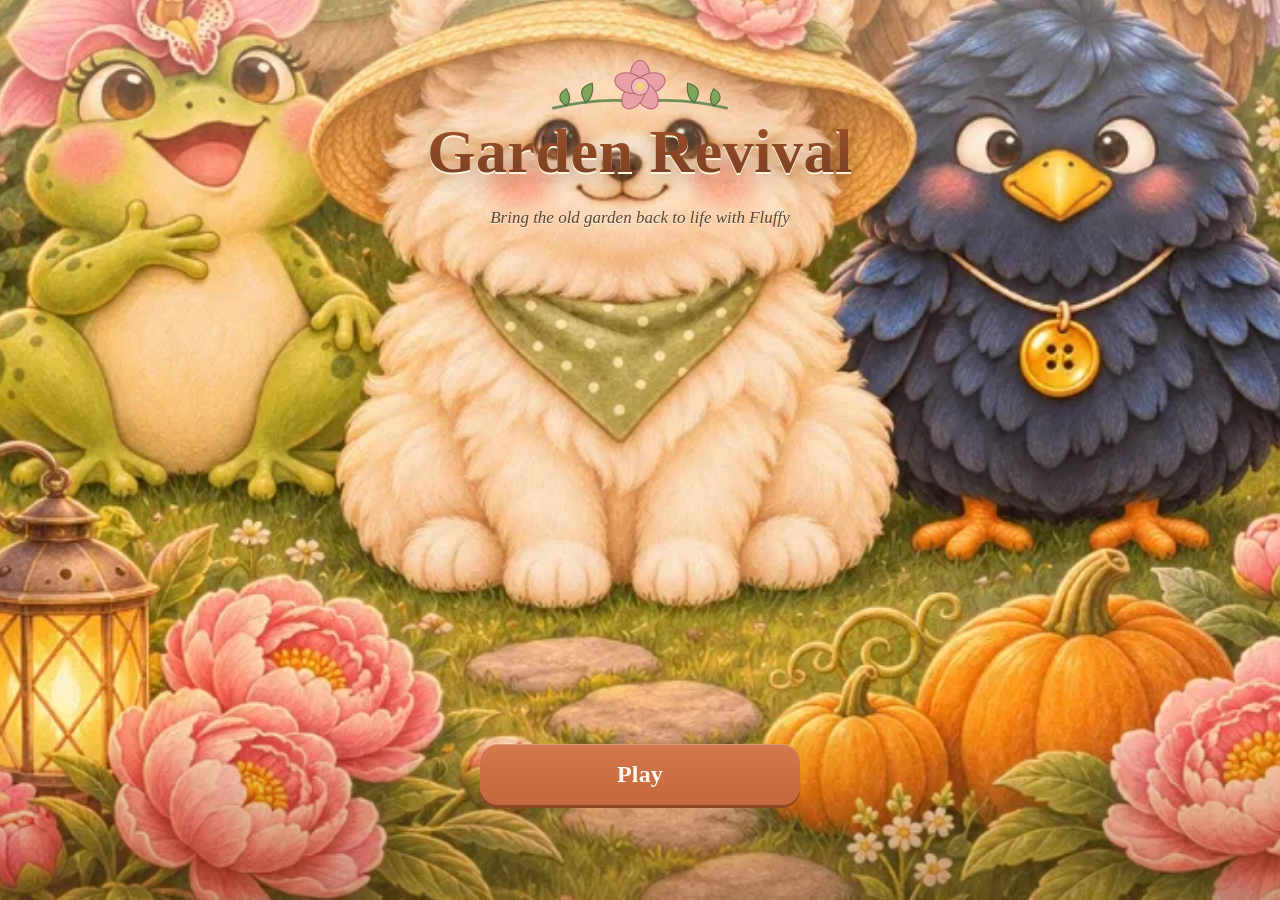
<file: index.html>
<!doctype html>
<html lang="lt">
<head>
  <meta charset="utf-8">
  <meta name="viewport" content="width=device-width, initial-scale=1, maximum-scale=1, user-scalable=no, viewport-fit=cover">
  <meta name="theme-color" content="#efe2c8">
  <title>Sodo atgaiva</title>
  <link rel="manifest" href="manifest.webmanifest">
  <link rel="icon" href="img/ikona_192.png">
  <link rel="apple-touch-icon" href="img/ikona_192.png">
  <meta name="mobile-web-app-capable" content="yes">
  <meta name="apple-mobile-web-app-capable" content="yes">
  <meta name="apple-mobile-web-app-title" content="Sodo atgaiva">
  <link rel="stylesheet" href="css/style.css">
</head>
<body>
  <div id="app">
    <!-- Pagrindinis ekranas: sodas + lygiai -->
    <!-- Titulinis ekranas (rodomas atidarius programėlę) -->
    <section id="screen-title" class="screen active">
      <div class="tt-bg" id="tt-bg"></div>
      <div class="tt-petals" id="tt-petals"></div>
      <div class="tt-inner">
        <div class="tt-logo">
          <svg class="tt-orn" viewBox="0 0 240 60" aria-hidden="true">
            <path d="M120 44 Q80 40 40 50 M120 44 Q160 40 200 50" stroke="#6f8f5a" stroke-width="2.5" fill="none" stroke-linecap="round"/>
            <g fill="#7fa65a" stroke="#4c6a3c" stroke-width="1"><path d="M70 45 q-10 -14 6 -18 q2 12 -6 18z"/><path d="M52 48 q-12 -8 0 -16 q6 10 0 16z"/><path d="M170 45 q10 -14 -6 -18 q-2 12 6 18z"/><path d="M188 48 q12 -8 0 -16 q-6 10 0 16z"/></g>
            <g transform="translate(120 30)"><g fill="#e9a3a8" stroke="#b9666f" stroke-width="1"><ellipse rx="9" ry="14" transform="rotate(0) translate(0 -10)"/><ellipse rx="9" ry="14" transform="rotate(72) translate(0 -10)"/><ellipse rx="9" ry="14" transform="rotate(144) translate(0 -10)"/><ellipse rx="9" ry="14" transform="rotate(216) translate(0 -10)"/><ellipse rx="9" ry="14" transform="rotate(288) translate(0 -10)"/></g><circle r="8" fill="#f3b8bd" stroke="#b9666f"/><circle r="4" fill="#f3d27a"/></g>
          </svg>
          <h1 class="tt-title">Sodo atgaiva</h1>
          <p class="tt-sub">Atgaivink apleistą sodą kartu su Pūkiu</p>
        </div>
        <div class="tt-pukis" id="tt-pukis"></div>
        <button class="btn primary big tt-play" id="tt-play">Žaisti</button>
        <div class="tt-status" id="tt-status"></div>
      </div>
    </section>

    <section id="screen-home" class="screen">
      <header class="home-top">
        <h1><span class="logo-leaf">❦</span>Sodo atgaiva</h1>
        <div class="pill lives" id="home-lives"></div>
        <div class="pill star" id="home-stars">★ 0</div>
        <button class="icon-btn" id="btn-sound" aria-label="Nustatymai">⚙️</button>
      </header>
      <!-- Skiltys -->
      <div class="hpanel active" id="hp-sodas">
        <div class="zone-tabs" id="zone-tabs"></div>
        <div class="garden-card"><div id="garden"></div></div>
        <div id="task-card" class="card task"></div>
        <button class="btn primary big" id="btn-play">Žaisti</button>
        <div class="card dlv" id="dlv-card"></div>
        <div class="card dlv tm" id="tm-card"></div>
        <div class="card event" id="event-card"></div>
      </div>
      <div class="hpanel" id="hp-lygiai">
        <h2 class="section-title">Lygiai</h2>
        <div id="level-map"></div>
      </div>
      <div class="hpanel" id="hp-uzduotys">
        <div class="card daily" id="daily-card"></div>
        <h2 class="section-title">🏆 Pasiekimai</h2>
        <div class="card ach-list" id="ach-list"></div>
      </div>
      <div class="hpanel" id="hp-spinta">
        <div class="seg" id="spinta-seg"><button class="on" data-seg="ward">👒 Spinta</button><button data-seg="album">📖 Albumas<i class="dot"></i></button></div>
        <div class="card ward-box" id="ward-box"></div>
        <div class="card album-box hidden" id="album-box"></div>
      </div>
      <nav class="tabbar" id="tabbar">
        <button class="tab on" data-tab="sodas"><span class="ti">🌳</span><span>Sodas</span><i class="dot"></i></button>
        <button class="tab" data-tab="lygiai"><span class="ti">🗺️</span><span>Lygiai</span><i class="dot"></i></button>
        <button class="tab" data-tab="uzduotys"><span class="ti">🎁</span><span>Užduotys</span><i class="dot"></i></button>
        <button class="tab" data-tab="spinta"><span class="ti">👒</span><span>Spinta</span><i class="dot"></i></button>
      </nav>
    </section>

    <!-- Žaidimo ekranas -->
    <section id="screen-game" class="screen">
      <header class="game-top">
        <button class="icon-btn" id="btn-back" aria-label="Atgal">‹</button>
        <div class="moves"><span id="moves">0</span><small>ėjimai</small></div>
        <div class="goals" id="goals"></div>
      </header>
      <div class="scorebar">
        <div class="score-text"><small id="level-title"></small>Taškai <b id="score">0</b></div>
        <div class="progress">
          <div id="progress-fill"></div>
          <i class="mark" id="mark-0">★</i><i class="mark" id="mark-1">★</i><i class="mark" id="mark-2">★</i>
        </div>
      </div>
      <div id="board-wrap"><div id="board"></div></div>
      <footer class="game-bottom">
        <div class="g-avatar" id="g-avatar"></div>
        <div class="g-bubble" id="g-bubble"></div>
        <div class="boosters">
          <button class="booster" id="b-shovel" aria-label="Kastuvėlis"><span class="ico"></span><span class="count" id="cnt-shovel">0</span></button>
          <button class="booster" id="b-can" aria-label="Laistytuvas"><span class="ico"></span><span class="count" id="cnt-can">0</span></button>
          <button class="booster" id="b-rake" aria-label="Grėblys"><span class="ico"></span><span class="count" id="cnt-rake">0</span></button>
        </div>
      </footer>
      <div id="toast"></div>
    </section>

    <div id="modal" class="modal hidden"><div class="modal-card" id="modal-card"></div></div>

    <div id="dialog" class="dialog hidden">
      <div class="dlg-box">
        <div class="dlg-portrait"></div>
        <div class="dlg-name">Pūkis</div>
        <div class="dlg-text" data-noi18n></div>
        <div class="dlg-next">▸</div>
      </div>
    </div>
  </div>

  <script src="js/lang-en.js"></script>
  <script src="js/i18n.js"></script>
  <script src="js/art.js"></script>
  <script src="js/assets.js"></script>
  <script src="js/levels.js"></script>
  <script src="js/storage.js"></script>
  <script src="js/audio.js"></script>
  <script src="js/engine.js"></script>
  <script src="js/particles.js"></script>
  <script src="js/game.js"></script>
  <script src="js/garden.js"></script>
  <script src="js/ambient.js"></script>
  <script src="js/story.js"></script>
  <script src="js/progress.js"></script>
  <script src="js/events.js"></script>
  <script src="js/daily.js"></script>
  <script src="js/telemetry.js"></script>
  <script src="js/ads.js"></script>
  <script src="js/app.js"></script>
  <script src="js/native.js"></script>
</body>
</html>
</file>
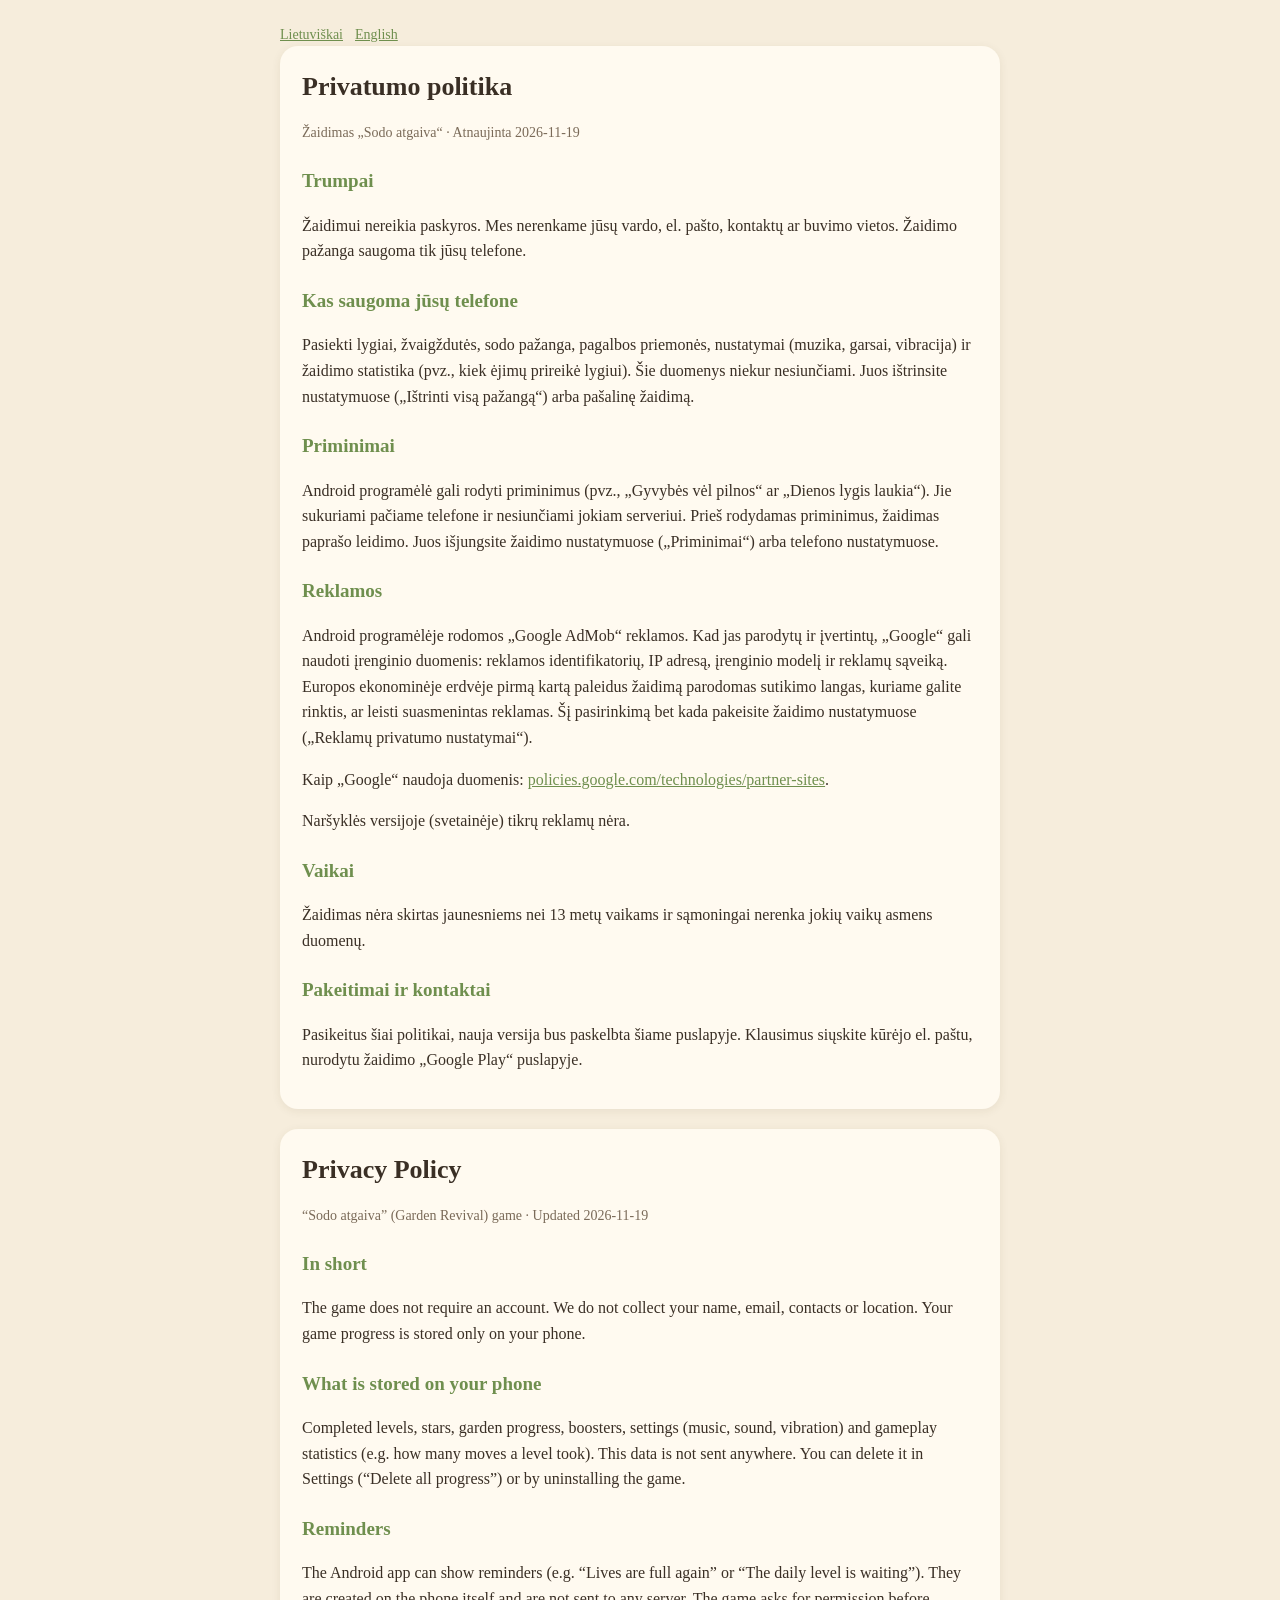
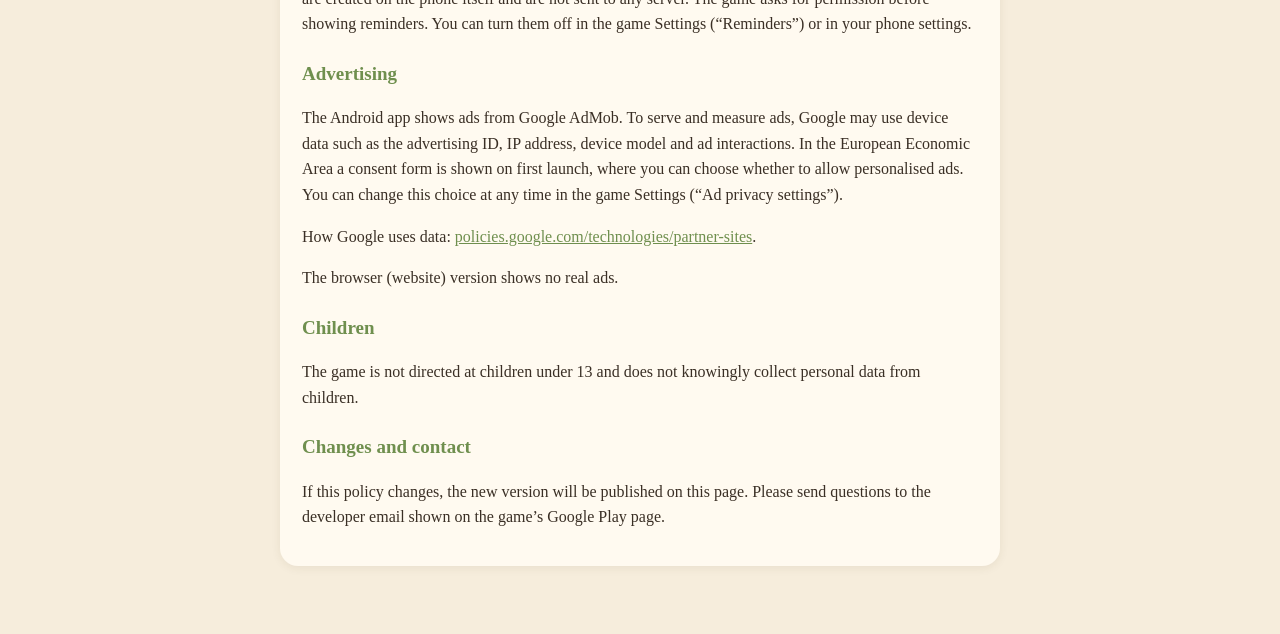
<file: privatumas.html>
<!doctype html>
<html lang="lt">
<head>
  <meta charset="utf-8">
  <meta name="viewport" content="width=device-width, initial-scale=1">
  <title>Sodo atgaiva – privatumo politika</title>
  <style>
    :root { --bg: #f6eddc; --card: #fffaf0; --ink: #3a2f25; --muted: #7a6a58; --accent: #6f8f4e; }
    body { margin: 0; background: var(--bg); color: var(--ink); font: 16px/1.6 Georgia, 'Times New Roman', serif; }
    main { max-width: 720px; margin: 0 auto; padding: 24px 16px 48px; }
    .card { background: var(--card); border-radius: 18px; padding: 20px 22px; box-shadow: 0 2px 10px rgba(80, 60, 30, .08); margin-bottom: 20px; }
    h1 { font-size: 26px; margin: 0 0 4px; }
    h2 { font-size: 19px; margin: 22px 0 6px; color: var(--accent); }
    .muted { color: var(--muted); font-size: 14px; }
    a { color: var(--accent); }
    nav a { margin-right: 12px; }
  </style>
</head>
<body>
<main>
  <nav class="muted"><a href="#lt">Lietuviškai</a><a href="#en">English</a></nav>

  <section class="card" id="lt">
    <h1>Privatumo politika</h1>
    <p class="muted">Žaidimas „Sodo atgaiva“ · Atnaujinta 2026-11-19</p>

    <h2>Trumpai</h2>
    <p>Žaidimui nereikia paskyros. Mes nerenkame jūsų vardo, el. pašto, kontaktų ar buvimo vietos. Žaidimo pažanga saugoma tik jūsų telefone.</p>

    <h2>Kas saugoma jūsų telefone</h2>
    <p>Pasiekti lygiai, žvaigždutės, sodo pažanga, pagalbos priemonės, nustatymai (muzika, garsai, vibracija) ir žaidimo statistika (pvz., kiek ėjimų prireikė lygiui). Šie duomenys niekur nesiunčiami. Juos ištrinsite nustatymuose („Ištrinti visą pažangą“) arba pašalinę žaidimą.</p>

    <h2>Priminimai</h2>
      <p>Android programėlė gali rodyti priminimus (pvz., „Gyvybės vėl pilnos“ ar „Dienos lygis laukia“). Jie sukuriami pačiame telefone ir nesiunčiami jokiam serveriui. Prieš rodydamas priminimus, žaidimas paprašo leidimo. Juos išjungsite žaidimo nustatymuose („Priminimai“) arba telefono nustatymuose.</p>
      <h2>Reklamos</h2>
    <p>Android programėlėje rodomos „Google AdMob“ reklamos. Kad jas parodytų ir įvertintų, „Google“ gali naudoti įrenginio duomenis: reklamos identifikatorių, IP adresą, įrenginio modelį ir reklamų sąveiką. Europos ekonominėje erdvėje pirmą kartą paleidus žaidimą parodomas sutikimo langas, kuriame galite rinktis, ar leisti suasmenintas reklamas. Šį pasirinkimą bet kada pakeisite žaidimo nustatymuose („Reklamų privatumo nustatymai“).</p>
    <p>Kaip „Google“ naudoja duomenis: <a href="https://policies.google.com/technologies/partner-sites" target="_blank" rel="noopener">policies.google.com/technologies/partner-sites</a>.</p>
    <p>Naršyklės versijoje (svetainėje) tikrų reklamų nėra.</p>

    <h2>Vaikai</h2>
    <p>Žaidimas nėra skirtas jaunesniems nei 13 metų vaikams ir sąmoningai nerenka jokių vaikų asmens duomenų.</p>

    <h2>Pakeitimai ir kontaktai</h2>
    <p>Pasikeitus šiai politikai, nauja versija bus paskelbta šiame puslapyje. Klausimus siųskite kūrėjo el. paštu, nurodytu žaidimo „Google Play“ puslapyje.</p>
  </section>

  <section class="card" id="en" lang="en">
    <h1>Privacy Policy</h1>
    <p class="muted">“Sodo atgaiva” (Garden Revival) game · Updated 2026-11-19</p>

    <h2>In short</h2>
    <p>The game does not require an account. We do not collect your name, email, contacts or location. Your game progress is stored only on your phone.</p>

    <h2>What is stored on your phone</h2>
    <p>Completed levels, stars, garden progress, boosters, settings (music, sound, vibration) and gameplay statistics (e.g. how many moves a level took). This data is not sent anywhere. You can delete it in Settings (“Delete all progress”) or by uninstalling the game.</p>

    <h2>Reminders</h2>
      <p>The Android app can show reminders (e.g. “Lives are full again” or “The daily level is waiting”). They are created on the phone itself and are not sent to any server. The game asks for permission before showing reminders. You can turn them off in the game Settings (“Reminders”) or in your phone settings.</p>
      <h2>Advertising</h2>
    <p>The Android app shows ads from Google AdMob. To serve and measure ads, Google may use device data such as the advertising ID, IP address, device model and ad interactions. In the European Economic Area a consent form is shown on first launch, where you can choose whether to allow personalised ads. You can change this choice at any time in the game Settings (“Ad privacy settings”).</p>
    <p>How Google uses data: <a href="https://policies.google.com/technologies/partner-sites" target="_blank" rel="noopener">policies.google.com/technologies/partner-sites</a>.</p>
    <p>The browser (website) version shows no real ads.</p>

    <h2>Children</h2>
    <p>The game is not directed at children under 13 and does not knowingly collect personal data from children.</p>

    <h2>Changes and contact</h2>
    <p>If this policy changes, the new version will be published on this page. Please send questions to the developer email shown on the game’s Google Play page.</p>
  </section>
</main>
</body>
</html>
</file>
<file: css/style.css>
:root {
  --bg-top: #f3e3c3;
  --bg-bottom: #e7d6b6;
  --ink: #3b2b20;
  --muted: #8a735c;
  --card: #fffaf0;
  --card-edge: #e9d8ba;
  --primary: #c4673d;
  --primary-dark: #8f4523;
  --sage: #6f8f5a;
  --sage-dark: #4c6a3c;
  --wood: #9a6c46;
  --wood-dark: #6a4630;
  --tile-a: #f8f0e0;
  --tile-b: #f0e4cc;
  --star: #e2a72e;
  --serif: "Georgia", "Noto Serif", "Times New Roman", serif;
  --shadow: 0 2px 0 rgba(90, 60, 30, .10), 0 8px 22px rgba(90, 60, 30, .14);
}

* { box-sizing: border-box; -webkit-tap-highlight-color: transparent; }
html, body { margin: 0; min-height: 100%; }
body {
  background:
    radial-gradient(120% 60% at 85% 0%, rgba(255, 233, 170, .65), transparent 60%),
    linear-gradient(var(--bg-top), var(--bg-bottom)) fixed;
  background-attachment: fixed;
  color: var(--ink);
  font-family: "Nunito", "Segoe UI", system-ui, -apple-system, Roboto, sans-serif;
  overscroll-behavior: none;
  -webkit-user-select: none;
  user-select: none;
}
button { font-family: inherit; color: inherit; cursor: pointer; }
#app { max-width: 520px; margin: 0 auto; position: relative; }

.screen { display: none; }
.screen.active { display: block; }

/* ---------- Bendri elementai ---------- */
.btn {
  border: 0; border-radius: 14px; padding: 12px 20px; font-size: 17px; font-weight: 800; letter-spacing: .2px;
  background: var(--card); color: var(--ink); box-shadow: 0 3px 0 #d6c2a0, inset 0 0 0 1.5px var(--card-edge); transition: transform .08s;
}
.btn:active { transform: translateY(2px); box-shadow: 0 1px 0 #d6c2a0, inset 0 0 0 1.5px var(--card-edge); }
.btn.primary { background: linear-gradient(#d47a4d, var(--primary)); color: #fff8ee; box-shadow: 0 3px 0 var(--primary-dark), inset 0 1px 0 rgba(255,255,255,.25); }
.btn.primary:active { box-shadow: 0 1px 0 var(--primary-dark); }
.btn.locked { background: #eadfca; color: #9c8a70; box-shadow: 0 3px 0 #cdbb9a; }
.btn.big { width: 100%; font-size: 20px; padding: 15px; margin: 14px 0 6px; font-family: var(--serif); font-weight: 700; }
.icon-btn {
  width: 44px; height: 44px; border-radius: 14px; border: 0; background: rgba(255,250,240,.9);
  font-size: 20px; box-shadow: var(--shadow); flex: none;
}
.pill {
  display: flex; align-items: center; gap: 4px; background: rgba(255,250,240,.92);
  padding: 6px 12px; border-radius: 999px; font-weight: 800; box-shadow: var(--shadow); font-size: 16px;
}
.pill svg { width: 22px; height: 22px; }
.pill.star { color: #a8730e; }
.card { background: var(--card); border-radius: 18px; box-shadow: var(--shadow), inset 0 0 0 1.5px var(--card-edge); }

/* ---------- Pagrindinis ekranas ---------- */
#screen-home { padding: calc(env(safe-area-inset-top) + 14px) 16px calc(env(safe-area-inset-bottom) + 28px); }
.home-top { display: flex; align-items: center; gap: 8px; margin-bottom: 12px; }
.home-top h1 { flex: 1; margin: 0; font-family: var(--serif); font-size: 25px; font-weight: 700; color: #4b3424; letter-spacing: .3px; }
.garden-card { border-radius: 20px; overflow: hidden; box-shadow: 0 10px 30px rgba(90, 55, 25, .28); border: 5px solid #fffaf0; background: #fffaf0; cursor: pointer; }
#garden svg { display: block; width: 100%; height: auto; aspect-ratio: 400 / 260; }
#garden .appear { transform-box: fill-box; transform-origin: 50% 100%; animation: appear 1s cubic-bezier(.3,1.5,.5,1) both; }
@keyframes appear { from { transform: scale(.3); opacity: 0; } to { transform: scale(1); opacity: 1; } }

.task { position: relative; margin-top: 12px; padding: 14px 16px 20px; display: flex; align-items: center; gap: 12px; overflow: hidden; }
.task-text { flex: 1; display: flex; flex-direction: column; gap: 2px; }
.task-text small { color: var(--muted); font-weight: 700; font-size: 12px; text-transform: uppercase; letter-spacing: .6px; }
.task-text b { font-size: 18px; font-family: var(--serif); font-weight: 700; }
.task .btn { padding: 10px 16px; }
.task-prog { position: absolute; left: 0; right: 0; bottom: 0; height: 5px; background: #eee1c6; }
.task-prog div { height: 100%; background: var(--sage); transition: width .6s; }

.section-title { margin: 22px 4px 4px; font-size: 18px; color: #5b4330; font-family: var(--serif); }
#level-map { position: relative; }
.map-path { position: absolute; inset: 0; width: 100%; height: 100%; }
.map-path path { fill: none; stroke: #c9ae84; stroke-width: 6; stroke-dasharray: 1 12; stroke-linecap: round; }
.node {
  position: absolute; transform: translate(-50%, -50%); width: 60px; height: 60px; border-radius: 50%;
  border: 4px solid #fffaf0; background: radial-gradient(circle at 35% 30%, #8fae78, var(--sage) 60%, var(--sage-dark));
  color: #fffaf0; box-shadow: 0 3px 0 #3d5530, var(--shadow);
  display: flex; align-items: center; justify-content: center; padding: 0;
}
.node .num { font-size: 22px; font-weight: 700; font-family: var(--serif); text-shadow: 0 1px 0 rgba(0,0,0,.25); }
.node-stars { position: absolute; bottom: -19px; left: 50%; transform: translateX(-50%); white-space: nowrap; font-size: 15px; color: #d8c7a6; }
.node-stars .on { color: var(--star); }
.node.locked { background: #d9caae; box-shadow: 0 3px 0 #b5a283; }
.node.locked .num { font-size: 18px; }
.node.next { background: radial-gradient(circle at 35% 30%, #e19468, var(--primary) 60%, var(--primary-dark)); box-shadow: 0 3px 0 #6e3318, 0 0 0 6px rgba(196,103,61,.22); animation: bob 1.6s ease-in-out infinite; }
@keyframes bob { 50% { transform: translate(-50%, -57%); } }

/* ---------- Žaidimo ekranas ---------- */
#screen-game.active {
  display: flex; flex-direction: column; height: 100vh; height: 100dvh;
  padding: calc(env(safe-area-inset-top) + 10px) 10px calc(env(safe-area-inset-bottom) + 8px);
}
.game-top { display: flex; align-items: center; gap: 10px; }
.game-top .icon-btn { font-size: 30px; line-height: 1; color: var(--wood-dark); }
.moves {
  flex: none; width: 66px; height: 58px; border-radius: 16px; background: var(--card); box-shadow: var(--shadow), inset 0 0 0 1.5px var(--card-edge);
  display: flex; flex-direction: column; align-items: center; justify-content: center;
}
.moves span { font-size: 26px; font-weight: 700; line-height: 1; color: #4b3424; font-family: var(--serif); }
.moves small { font-size: 11px; color: var(--muted); font-weight: 700; }
.moves.low span { color: #b8432b; animation: pulse 1s infinite; }
@keyframes pulse { 50% { transform: scale(1.15); } }
.goals { flex: 1; display: flex; gap: 6px; justify-content: flex-end; flex-wrap: wrap; }
.goal { position: relative; width: 58px; height: 58px; border-radius: 16px; background: var(--card); box-shadow: var(--shadow), inset 0 0 0 1.5px var(--card-edge); display: flex; align-items: center; justify-content: center; }
.goal-ico { width: 40px; height: 40px; }
.goal-ico svg { width: 100%; height: 100%; display: block; }
.goal-n {
  position: absolute; right: -5px; bottom: -6px; min-width: 24px; height: 24px; padding: 0 6px; border-radius: 12px;
  background: var(--wood-dark); color: #fffaf0; font-weight: 900; font-size: 13px; display: flex; align-items: center; justify-content: center; border: 2px solid #fffaf0;
}
.goal.done .goal-n { background: var(--sage); }
.goal.done .goal-ico { opacity: .45; }
.mini-tile { display: block; width: 100%; height: 100%; background: #a9bd7c; border-radius: 8px; }
.score-ico { display: flex; align-items: center; justify-content: center; height: 100%; font-size: 32px; color: var(--star); }

.scorebar { display: flex; align-items: center; gap: 10px; margin: 12px 4px 4px; }
.score-text { font-weight: 700; color: var(--muted); white-space: nowrap; min-width: 108px; }
.score-text b { color: var(--ink); font-size: 18px; font-family: var(--serif); }
.progress { position: relative; flex: 1; height: 10px; border-radius: 5px; background: rgba(255,250,240,.85); box-shadow: inset 0 1px 3px rgba(90,60,30,.18); }
#progress-fill { height: 100%; border-radius: 5px; background: linear-gradient(90deg, #a9c08a, var(--sage)); width: 0; transition: width .4s; }
.mark { position: absolute; top: 50%; transform: translate(-50%, -50%); font-style: normal; font-size: 19px; color: #d8c7a6; text-shadow: 0 0 2px #fffaf0, 0 1px 0 #fffaf0; }
.mark.on { color: var(--star); animation: pulse .4s 1; }

#board-wrap { flex: 1; min-height: 0; display: flex; align-items: center; justify-content: center; }
#board { position: relative; touch-action: none; overflow: hidden; border-radius: 10px; box-shadow: 0 8px 18px rgba(70, 40, 20, .22); contain: layout paint; }
.layer { position: absolute; inset: 0; }
.layer.over, .layer.fx { pointer-events: none; }
/* Kiekvienas langelis – medinis rėmelis su šviesia lysvės dalimi */
.tile {
  position: absolute;
  background:
    repeating-linear-gradient(0deg, rgba(0,0,0,.06) 0 1px, transparent 1px 7px),
    linear-gradient(#a8784f, #8b603f);
}
.tile::before {
  content: ""; position: absolute; inset: 5%; border-radius: 16%;
  background: var(--tile-a); box-shadow: inset 0 2px 4px rgba(90,60,30,.18);
}
.tile.b::before { background: var(--tile-b); }
.tile.weed1::before { background: #c3cf98; }
.tile.weed2::before { background: #9fb175; }
.tile.moss::before { background: #b9c48a; }
.mini-tile.moss { background: #b9c48a; }
.mini-tile.moss svg { width: 100%; height: 100%; display: block; }
.piece.collect .inner { animation: collect .6s ease-in forwards; }
@keyframes collect { 30% { transform: scale(1.25); } to { transform: translateY(60%) scale(.2); opacity: 0; } }
.dlg-box.karolis .dlg-name { background: #3a4160; box-shadow: 0 3px 0 #1d2131; }
.zone-tabs { display: flex; gap: 6px; margin-bottom: 8px; }
.zone-tab { border: 0; border-radius: 999px; padding: 7px 14px; font-weight: 800; font-size: 14px; background: rgba(255,250,240,.7); color: var(--muted); box-shadow: inset 0 0 0 1.5px var(--card-edge); }
.zone-tab.on { background: var(--sage); color: #fffaf0; box-shadow: 0 2px 0 var(--sage-dark); }
.map-chapter { position: absolute; left: 0; right: 0; transform: translateY(-50%); text-align: center; font-family: var(--serif); font-weight: 700; color: #8a6a4a; font-size: 15px; letter-spacing: .5px; }
.map-chapter span { background: var(--bg-bottom); padding: 4px 12px; border-radius: 999px; box-shadow: inset 0 0 0 1.5px #d8c3a0; }
.tile svg { position: absolute; inset: 8%; width: 84%; height: 84%; display: block; }

.piece { position: absolute; left: 0; top: 0; will-change: transform, opacity; backface-visibility: hidden; }
.piece .inner { position: relative; width: 100%; height: 100%; padding: 9%; transition: transform .22s cubic-bezier(.3,1.6,.5,1); }
.piece .inner svg { width: 100%; height: 100%; display: block; filter: drop-shadow(0 2px 1.5px rgba(60,30,15,.3)); pointer-events: none; }
.piece.selected .inner { transform: scale(1.12); }
.piece.selected .inner::before { content: ""; position: absolute; inset: 4%; border-radius: 26%; background: rgba(255,248,230,.85); box-shadow: 0 0 0 2.5px var(--primary); z-index: -1; }
.piece.pop .inner { animation: pop .3s cubic-bezier(.4,0,.2,1) forwards; }
@keyframes pop { 0% { transform: scale(1); } 35% { transform: scale(1.22) rotate(-4deg); } to { transform: scale(.1) rotate(8deg); opacity: 0; } }
.piece.born .inner { animation: born .45s cubic-bezier(.3,1.7,.5,1); }
@keyframes born { from { transform: scale(.2); } to { transform: scale(1); } }
.piece.land .inner { animation: land .32s ease-out; transform-origin: 50% 90%; }
@keyframes land { 0% { transform: none; } 30% { transform: scaleY(.86) scaleX(1.08) translateY(3%); } 65% { transform: scaleY(1.04) scaleX(.98) translateY(-2%); } 100% { transform: none; } }
.piece.swapping .inner { animation: swapHop .22s ease-out; }
@keyframes swapHop { 50% { transform: scale(1.1); } }
.piece.hint .inner { animation: wiggle .8s ease-in-out infinite; }
@keyframes wiggle { 25% { transform: rotate(-10deg) scale(1.06); } 75% { transform: rotate(10deg) scale(1.06); } }

/* Specialūs elementai */
.sp-row .inner::after, .sp-col .inner::after {
  content: ""; position: absolute; inset: 20%; border-radius: 50%; pointer-events: none;
  background: repeating-linear-gradient(0deg, rgba(255,248,225,.9) 0 2.5px, transparent 2.5px 7px);
}
.sp-col .inner::after { background: repeating-linear-gradient(90deg, rgba(255,248,225,.9) 0 2.5px, transparent 2.5px 7px); }
.sp-row .inner svg, .sp-col .inner svg { filter: drop-shadow(0 0 4px #fff3cf) drop-shadow(0 2px 1px rgba(60,30,15,.3)); }
.sp-bomb .inner::after {
  content: ""; position: absolute; inset: 1%; border-radius: 50%; border: 2.5px dashed #fff3cf;
  box-shadow: 0 0 10px 2px rgba(240, 190, 80, .85), inset 0 0 8px rgba(240, 190, 80, .8);
  animation: spin 4s linear infinite; pointer-events: none;
}
.sp-rainbow .inner svg { animation: glow 1.6s ease-in-out infinite; }
@keyframes spin { to { transform: rotate(360deg); } }
@keyframes glow { 50% { transform: scale(1.08); } }

/* Kliūtys */
.stone, .ice { position: absolute; }
.stone svg { width: 100%; height: 100%; display: block; padding: 4%; }
.ice {
  border-radius: 18%; transform: scale(.9);
  background: linear-gradient(135deg, rgba(255,255,255,.7), rgba(190,220,232,.45) 40%, rgba(214,236,244,.6));
  border: 2px solid rgba(255,255,255,.9); box-shadow: inset 0 0 10px rgba(255,255,255,.9), 0 0 0 1px rgba(110,160,185,.45);
}

/* Efektai */
.fx { position: absolute; pointer-events: none; }
.beam-h { left: 0; right: 0; background: linear-gradient(transparent, rgba(255,240,200,.95), transparent); animation: beamh .5s ease-out forwards; }
.beam-v { top: 0; bottom: 0; background: linear-gradient(90deg, transparent, rgba(255,240,200,.95), transparent); animation: beamv .5s ease-out forwards; }
@keyframes beamh { from { transform: scaleX(0); } 40% { transform: scaleX(1); opacity: 1; } to { opacity: 0; } }
@keyframes beamv { from { transform: scaleY(0); } 40% { transform: scaleY(1); opacity: 1; } to { opacity: 0; } }
.blast { border-radius: 50%; background: radial-gradient(rgba(255,244,205,.95), rgba(230,160,60,.55) 50%, transparent 70%); animation: blast .5s ease-out forwards; }
@keyframes blast { from { transform: scale(.2); opacity: 1; } to { transform: scale(1.2); opacity: 0; } }
.flash { inset: 0; background: radial-gradient(rgba(255,244,210,.95), rgba(255,244,210,0) 75%); animation: flash .6s ease-out forwards; }
@keyframes flash { from { opacity: 1; } to { opacity: 0; } }
.burst { border-radius: 50%; animation: burst .45s ease-out forwards; }
.burst.stone-b { box-shadow: 0 0 0 4px #a99f93 inset; }
.burst.ice-b { box-shadow: 0 0 0 4px #d6ecf4 inset; }
.burst.weed-b { box-shadow: 0 0 0 4px #7f9a52 inset; }
@keyframes burst { from { transform: scale(.4); opacity: 1; } to { transform: scale(1.4); opacity: 0; } }
.float {
  transform: translate(-50%, -50%); font-weight: 900; font-size: 17px; color: #fffaf0; white-space: nowrap;
  text-shadow: 0 2px 0 #6a4630, 0 0 6px rgba(60,30,10,.35); animation: floatup .9s ease-out forwards; z-index: 5;
}
.float.big { font-size: 21px; color: #ffe9a8; }
@keyframes floatup { from { opacity: 0; margin-top: 10px; } 20% { opacity: 1; } to { opacity: 0; margin-top: -40px; } }

.game-bottom { position: relative; display: flex; align-items: flex-end; justify-content: space-between; gap: 8px; padding: 6px 4px 0; min-height: 84px; }
.boosters { display: flex; gap: 10px; }
.g-avatar { width: 78px; height: 78px; flex: none; cursor: pointer; filter: drop-shadow(0 4px 6px rgba(70,40,20,.25)); }
.g-avatar svg { width: 100%; height: 100%; display: block; }
.g-avatar.hop { animation: hop .45s ease-out; }
@keyframes hop { 35% { transform: translateY(-10px) rotate(-4deg); } 70% { transform: translateY(0) rotate(2deg); } }
.g-side { flex: 1; display: flex; flex-direction: column; align-items: flex-start; gap: 4px; padding-bottom: 6px; min-width: 0; }
.g-bubble {
  position: absolute; left: 84px; bottom: 74px; z-index: 6; background: var(--card); border-radius: 14px; padding: 8px 12px; font-weight: 700; font-size: 15px;
  box-shadow: var(--shadow), inset 0 0 0 1.5px var(--card-edge); opacity: 0; transform: scale(.8); transform-origin: 0 100%;
  transition: opacity .2s, transform .25s cubic-bezier(.3,1.6,.5,1); max-width: 100%;
}
.g-bubble::before { content: ""; position: absolute; left: -7px; bottom: 10px; border: 7px solid transparent; border-right-color: var(--card); border-left: 0; }
.g-bubble.show { opacity: 1; transform: scale(1); }
#level-title { display: inline; font-weight: 700; color: #6a4f3a; font-size: 15px; font-family: var(--serif); }
.booster {
  position: relative; width: 60px; height: 60px; border-radius: 18px; border: 0; background: var(--card); box-shadow: var(--shadow), inset 0 0 0 1.5px var(--card-edge); padding: 8px; flex: none; margin-bottom: 6px;
}
.booster .ico svg { width: 100%; height: 100%; display: block; }
.booster .count {
  position: absolute; right: -6px; top: -6px; min-width: 24px; height: 24px; border-radius: 12px; background: var(--primary);
  color: #fff; font-weight: 900; font-size: 13px; display: flex; align-items: center; justify-content: center; border: 2px solid #fffaf0;
}
.booster.active { background: #fbe8cf; box-shadow: 0 0 0 3px var(--primary), var(--shadow); animation: pulse 1s infinite; }
.booster.empty { opacity: .5; }

/* Pūkio animacijos */
.pukis .pk-head, .g-pukis .pk-head { transform-box: fill-box; transform-origin: 50% 92%; animation: headtilt 5s ease-in-out infinite; }
.pukis .pk-body, .g-pukis .pk-body { transform-box: fill-box; transform-origin: 50% 100%; animation: breathe 3.2s ease-in-out infinite; }
.pukis .pk-ear-l, .g-pukis .pk-ear-l { transform-box: fill-box; transform-origin: 60% 90%; animation: ear 6s ease-in-out infinite; }
@keyframes headtilt { 0%, 100% { transform: rotate(0); } 50% { transform: rotate(-3deg); } }
@keyframes breathe { 50% { transform: scaleY(1.02); } }
@keyframes ear { 0%, 90%, 100% { transform: rotate(0); } 94% { transform: rotate(-10deg); } }

#toast {
  position: fixed; left: 50%; top: 38%; transform: translate(-50%, -50%); pointer-events: none; opacity: 0;
  font-size: 30px; font-weight: 700; font-family: var(--serif); color: #fffaf0; text-align: center; white-space: nowrap; z-index: 20;
  text-shadow: 0 2px 0 var(--primary-dark), 0 0 18px rgba(60,30,10,.35);
}
#toast.show { animation: toast 1.4s ease-out forwards; }
@keyframes toast { 0% { opacity: 0; transform: translate(-50%, -50%) scale(.5); } 20% { opacity: 1; transform: translate(-50%, -50%) scale(1.08); } 75% { opacity: 1; transform: translate(-50%, -50%) scale(1); } 100% { opacity: 0; transform: translate(-50%, -60%) scale(1); } }

/* ---------- Langai ---------- */
.modal { position: fixed; inset: 0; z-index: 50; background: rgba(50, 32, 18, .45); display: flex; align-items: center; justify-content: center; padding: 16px; }
.modal.hidden { display: none; }
.modal-card {
  width: 100%; max-width: 380px; background: var(--card); border-radius: 22px; padding: 22px 20px 18px; text-align: center;
  box-shadow: 0 14px 40px rgba(40,20,5,.35), inset 0 0 0 1.5px var(--card-edge); animation: modalin .3s cubic-bezier(.3,1.5,.5,1);
}
@keyframes modalin { from { transform: scale(.88); opacity: 0; } }
.modal-card h2 { margin: 0 0 10px; color: #4b3424; font-size: 24px; font-family: var(--serif); font-weight: 700; }
.modal-card p { margin: 8px 0; line-height: 1.45; }
.modal-actions { display: flex; gap: 10px; justify-content: center; margin-top: 18px; }
.modal-actions .btn { flex: 1; }
.muted { color: var(--muted); }
.intro { background: #f6ead2; border-radius: 12px; padding: 10px 12px; text-align: left; font-size: 15px; }
.gain { font-weight: 900; color: #a8730e; font-size: 18px; }
.goal-list { list-style: none; padding: 0; margin: 8px 0; text-align: left; }
.goal-list li { display: flex; align-items: center; gap: 10px; padding: 6px 4px; font-weight: 700; }
.li-ico { width: 36px; height: 36px; flex: none; }
.li-ico svg { width: 100%; height: 100%; display: block; }
.stars-big { font-size: 46px; letter-spacing: 6px; color: #e4d5b6; }
.stars-big.small { font-size: 26px; margin-bottom: 4px; }
.stars-big .on { color: var(--star); text-shadow: 0 2px 0 #a8730e; }
.stars-big.pop-in span { display: inline-block; animation: born .5s cubic-bezier(.3,1.8,.5,1) both; }
.stars-big.pop-in span:nth-child(2) { animation-delay: .2s; }
.stars-big.pop-in span:nth-child(3) { animation-delay: .4s; }
.pk-say { display: flex; align-items: flex-end; gap: 8px; margin-top: 12px; text-align: left; }
.pk-mini { width: 70px; height: 70px; flex: none; }
.pk-mini svg { width: 100%; height: 100%; }
.pk-bubble { position: relative; flex: 1; background: #f6ead2; border-radius: 14px; padding: 10px 12px; font-size: 15px; line-height: 1.4; margin-bottom: 8px; }
.pk-bubble::before { content: ""; position: absolute; left: -7px; bottom: 12px; border: 7px solid transparent; border-right-color: #f6ead2; border-left: 0; }

/* ---------- Pūkio dialogas ---------- */
.dialog { position: fixed; inset: 0; z-index: 70; display: flex; align-items: flex-end; justify-content: center; background: linear-gradient(transparent 40%, rgba(50,32,18,.45)); cursor: pointer; }
.dialog.hidden { display: none; }
.dlg-box {
  position: relative; width: 100%; max-width: 500px; margin: 0 12px calc(env(safe-area-inset-bottom) + 16px);
  background: var(--card); border-radius: 22px; padding: 30px 20px 26px; min-height: 130px;
  box-shadow: 0 12px 34px rgba(40,20,5,.35), inset 0 0 0 2px var(--card-edge); animation: dlgin .3s cubic-bezier(.3,1.4,.5,1);
}
@keyframes dlgin { from { transform: translateY(30px); opacity: 0; } }
.dlg-portrait { position: absolute; left: 4px; bottom: calc(100% - 26px); width: 130px; height: 130px; filter: drop-shadow(0 6px 8px rgba(60,30,10,.3)); }
.dlg-portrait svg { width: 100%; height: 100%; display: block; }
.dlg-portrait.bounce { animation: hop .45s ease-out; }
.dlg-name {
  position: absolute; left: 134px; top: -14px; background: var(--primary); color: #fff8ee; font-family: var(--serif); font-weight: 700;
  padding: 5px 16px; border-radius: 999px; font-size: 16px; box-shadow: 0 3px 0 var(--primary-dark);
}
.dlg-text { font-size: 18px; line-height: 1.5; min-height: 54px; }
.dlg-next { position: absolute; right: 16px; bottom: 8px; color: var(--primary); font-size: 22px; animation: nudge 1s ease-in-out infinite; }
@keyframes nudge { 50% { transform: translateX(4px); } }

/* ---------- Gyvybės, užduotys, pasiekimai, spinta ---------- */
.pill.lives { color: #b8432b; white-space: nowrap; }
.pill.lives small { color: var(--muted); font-weight: 700; font-size: 12px; margin-left: 2px; }
.home-row { display: flex; gap: 10px; margin: 6px 0 4px; }
.home-row .btn { flex: 1; position: relative; padding: 11px 8px; font-size: 15px; }
.btn.soft { background: rgba(255,250,240,.92); }
.badge:empty { display: none; }
.badge { position: absolute; top: -7px; right: -5px; min-width: 22px; height: 22px; border-radius: 11px; background: var(--primary); color: #fff; font-size: 12px; display: flex; align-items: center; justify-content: center; border: 2px solid #fffaf0; animation: pulse 1.2s infinite; }
.daily { margin-top: 12px; padding: 14px 14px 10px; }
.daily h3 { margin: 0 0 8px; font-family: var(--serif); font-size: 18px; display: flex; flex-direction: column; gap: 2px; }
.daily h3 small { font-family: inherit; font-size: 12px; color: var(--muted); font-weight: 700; }
.task-row { display: flex; align-items: center; gap: 10px; padding: 8px 0; border-top: 1px dashed var(--card-edge); }
.task-row:first-of-type { border-top: 0; }
.t-ico { width: 34px; height: 34px; flex: none; display: flex; align-items: center; justify-content: center; font-size: 22px; color: var(--star); }
.t-ico svg { width: 100%; height: 100%; }
.t-main { flex: 1; min-width: 0; }
.t-main b { display: block; font-size: 14px; }
.t-bar { height: 7px; border-radius: 4px; background: #eee1c6; margin-top: 5px; overflow: hidden; }
.t-bar div { height: 100%; background: var(--sage); border-radius: 4px; }
.t-sub { font-size: 12px; color: var(--muted); font-weight: 700; margin-top: 2px; }
.t-act .btn { padding: 8px 12px; font-size: 13px; }
.t-done { color: var(--sage); font-weight: 900; font-size: 20px; }
.daily-bonus { margin-top: 6px; padding: 10px 12px; border-radius: 12px; background: #f6ead2; display: flex; align-items: center; justify-content: space-between; gap: 8px; font-weight: 700; font-size: 14px; }
.daily-bonus .btn { padding: 8px 12px; font-size: 13px; }
.modal-card.wide { max-width: 440px; max-height: 86vh; overflow-y: auto; }
.ach-row { display: flex; align-items: center; gap: 10px; text-align: left; padding: 10px 0; border-top: 1px dashed var(--card-edge); }
.ach-row .medal { width: 38px; height: 38px; border-radius: 50%; flex: none; display: flex; align-items: center; justify-content: center; font-size: 20px; background: #eee1c6; color: #b5a283; }
.ach-row.done .medal { background: radial-gradient(circle at 35% 30%, #ffe39a, var(--star) 60%, #a8730e); color: #fff; }
.ach-row .t-main small { display: block; color: var(--muted); font-size: 12px; font-weight: 700; }
.ward-preview { width: 150px; height: 170px; margin: 0 auto 6px; }
.ward-preview svg { width: 100%; height: 100%; }
.ward-title { text-align: left; font-family: var(--serif); font-weight: 700; margin: 10px 0 6px; }
.ward-grid { display: grid; grid-template-columns: repeat(3, 1fr); gap: 8px; }
.ward-item { border: 0; border-radius: 14px; background: #f6ead2; padding: 6px 4px 8px; font-size: 11px; font-weight: 700; color: var(--ink); box-shadow: inset 0 0 0 1.5px var(--card-edge); }
.ward-item svg { width: 64px; height: 64px; display: block; margin: 0 auto; }
.ward-item.on { box-shadow: inset 0 0 0 3px var(--sage); background: #eef3e2; }
.ward-item.locked { opacity: .45; }
.reward-pop { font-size: 20px; font-weight: 900; color: #a8730e; margin: 6px 0; }
.heart { color: #c4504a; }
@media (max-width: 420px) { .home-top h1 { font-size: 20px; white-space: nowrap; } .home-top { gap: 6px; } .pill { padding: 6px 10px; } }
/* ---------- Mokymas, pagalbos prieš lygį, nustatymai ---------- */
.tut-hand { font-size: 38px; transform: translate(-30%, -10%); animation: tut 1.8s ease-in-out infinite; z-index: 8; filter: drop-shadow(0 3px 4px rgba(0,0,0,.35)); }
@keyframes tut { 0% { translate: 0 0; opacity: 0; } 15% { opacity: 1; translate: 0 0; } 55%, 75% { translate: var(--dx) var(--dy); opacity: 1; } 100% { translate: var(--dx) var(--dy); opacity: 0; } }
.piece.tut .inner::before { content: ""; position: absolute; inset: 2%; border-radius: 26%; background: rgba(255,240,190,.9); box-shadow: 0 0 12px 4px rgba(255,210,90,.9); z-index: -1; animation: pulse 1s infinite; }
.pre-title { font-family: var(--serif); font-weight: 700; margin-top: 12px; text-align: left; }
.pre-row { display: flex; gap: 8px; margin-top: 6px; }
.pre-chip { flex: 1; border: 0; border-radius: 14px; padding: 10px 6px; font-weight: 800; font-size: 13px; background: #f6ead2; box-shadow: inset 0 0 0 1.5px var(--card-edge); }
.pre-chip span { display: block; color: var(--muted); font-size: 12px; }
.pre-chip.on { background: #eef3e2; box-shadow: inset 0 0 0 3px var(--sage); }
.set-list { display: flex; flex-direction: column; gap: 6px; }
.set-row { display: flex; align-items: center; justify-content: space-between; border: 0; background: #f6ead2; border-radius: 14px; padding: 12px 14px; font-weight: 800; font-size: 16px; }
.switch { width: 46px; height: 26px; border-radius: 13px; background: #d8c7a6; position: relative; transition: background .2s; }
.switch i { position: absolute; top: 3px; left: 3px; width: 20px; height: 20px; border-radius: 50%; background: #fffaf0; transition: left .2s; box-shadow: 0 1px 2px rgba(0,0,0,.25); }
.switch.on { background: var(--sage); }
.switch.on i { left: 23px; }
.set-sec { font-family: var(--serif); font-weight: 700; text-align: left; margin: 16px 0 6px; }
.set-btns { display: flex; flex-direction: column; gap: 8px; }
.set-btns .btn { text-align: left; font-size: 15px; }
.btn.danger { color: #b8432b; }
.btn.danger-solid { background: #b8432b; color: #fff; box-shadow: 0 3px 0 #7d2a1a; width: 100%; }
.code-box { width: 100%; height: 90px; margin-top: 10px; border-radius: 12px; border: 1.5px solid var(--card-edge); background: #fffdf7; padding: 8px; font-family: monospace; font-size: 11px; color: var(--ink); resize: none; -webkit-user-select: text; user-select: text; }
#set-extra .btn { margin-top: 8px; width: 100%; }
.muted.small { font-size: 12px; margin-top: 12px; }
/* ---------- Sugeneruoti paveikslėliai ---------- */
.pimg { width: 100%; height: 100%; object-fit: contain; display: block; pointer-events: none; -webkit-user-drag: none; }
.piece .inner .pimg { filter: drop-shadow(0 2px 1.5px rgba(60,30,15,.3)); }
.tile .pimg { position: absolute; inset: 8%; width: 84%; height: 84%; opacity: .95; }
.tile .pimg.dense { filter: saturate(1.2) brightness(.85); }
.stone .pimg { padding: 4%; }
.stone .crack { position: absolute; inset: 0; width: 100%; height: 100%; }
.sp-rainbow .inner .pimg { animation: glow 1.6s ease-in-out infinite; }
.gscene { position: relative; width: 100%; aspect-ratio: 400 / 260; overflow: hidden; }
.gscene .gbg { position: absolute; inset: 0; width: 100%; height: 100%; object-fit: cover; transition: filter .8s; }
.gscene.wild .gbg { filter: saturate(.55) sepia(.3) brightness(.97); }
.gscene .gst { position: absolute; height: auto; filter: drop-shadow(0 4px 4px rgba(50,30,10,.3)); }
.gscene .gst.murky { filter: sepia(.9) saturate(.5) hue-rotate(15deg) brightness(.7); }
.gscene .gst.appear { transform-origin: 50% 100%; animation: appear 1s cubic-bezier(.3,1.5,.5,1) both; }
.gscene .gst.tuft { filter: saturate(.6) brightness(.85); }
.gscene .gover { position: absolute; inset: 0; width: 100%; height: 100%; z-index: 5; }
.gscene .gover .appear { animation: fadein 1s both; }
@keyframes fadein { from { opacity: 0; } }
.gscene .gchar { position: absolute; }
.gscene .gchar svg { width: 100%; height: auto; display: block; filter: drop-shadow(0 4px 4px rgba(50,30,10,.3)); }
.gscene .gvignette { position: absolute; inset: 0; z-index: 9; pointer-events: none; background: radial-gradient(120% 90% at 55% 40%, transparent 60%, rgba(59,35,18,.3)); }
.goal-ico .pimg, .li-ico .pimg, .t-ico .pimg { width: 100%; height: 100%; }
/* ---------- Pūkio gyvumas ---------- */
.pukis .pk-eyes, .g-pukis .pk-eyes { transform-box: fill-box; transform-origin: 50% 50%; animation: blink 5.2s infinite; }
@keyframes blink { 0%, 44%, 48%, 100% { transform: scaleY(1); } 46% { transform: scaleY(.1); } }
.pukis .pk-tail, .g-pukis .pk-tail { transform-box: fill-box; transform-origin: 15% 90%; animation: wag 1.4s ease-in-out infinite alternate; }
@keyframes wag { from { transform: rotate(-6deg); } to { transform: rotate(8deg); } }
.pukis .pk-zzz text, .g-pukis .pk-zzz text { animation: zzz 2.4s ease-in-out infinite; }
.pukis .pk-zzz text:nth-child(2) { animation-delay: .4s; }
.pukis .pk-zzz text:nth-child(3) { animation-delay: .8s; }
@keyframes zzz { 0%, 100% { opacity: .2; } 50% { opacity: 1; } }
/* ---------- Gyvas sodas ---------- */
#garden { position: relative; }
.ambient { position: absolute; inset: 0; pointer-events: none; overflow: hidden; z-index: 10; }
.ambient .gtint { position: absolute; inset: 0; }
.ambient.morning .gtint { background: linear-gradient(180deg, rgba(255,205,215,.22), rgba(255,240,220,.05) 60%); }
.ambient.evening .gtint { background: linear-gradient(180deg, rgba(255,150,80,.22), rgba(170,80,50,.12)); mix-blend-mode: multiply; }
.ambient.night .gtint { background: linear-gradient(180deg, rgba(90,110,180,.26), rgba(80,90,150,.12) 70%, rgba(255,190,120,.10)); mix-blend-mode: multiply; }
.ambient.night::after { content: ""; position: absolute; inset: 0; background: radial-gradient(60% 45% at 50% 95%, rgba(255,210,140,.22), transparent 70%); mix-blend-mode: screen; }
.amb-bfly { position: absolute; width: 4.5%; animation-name: bfly; animation-timing-function: ease-in-out; animation-iteration-count: infinite; }
.amb-bfly svg { width: 100%; display: block; overflow: visible; filter: drop-shadow(0 2px 2px rgba(60,30,10,.25)); }
.amb-bfly .w { transform-box: fill-box; animation: flap .22s ease-in-out infinite alternate; }
.amb-bfly .w.l { transform-origin: 100% 50%; }
.amb-bfly .w.r { transform-origin: 0% 50%; }
@keyframes flap { from { transform: scaleX(1); } to { transform: scaleX(.25); } }
@keyframes bfly {
  0%, 100% { left: var(--x0); top: var(--y0); }
  25% { left: var(--x1); top: var(--y1); }
  50% { left: var(--x2); top: var(--y2); }
  75% { left: var(--x3); top: var(--y3); }
}
.amb-leaf { position: absolute; top: -6%; width: 3.2%; animation-name: leaffall; animation-timing-function: linear; animation-iteration-count: infinite; }
.amb-leaf .sway { animation-name: sway; animation-timing-function: ease-in-out; animation-iteration-count: infinite; animation-direction: alternate; }
.amb-leaf svg { width: 100%; display: block; }
@keyframes leaffall { from { top: -6%; opacity: 0; } 8% { opacity: 1; } 90% { opacity: 1; } to { top: 104%; opacity: 0; } }
@keyframes sway { from { transform: translateX(-14px) rotate(-35deg); } to { transform: translateX(14px) rotate(40deg); } }
.amb-fly { position: absolute; width: 5px; height: 5px; border-radius: 50%; background: #fff6b0; box-shadow: 0 0 6px 3px rgba(255,236,140,.85);
  animation-name: flydrift, flyblink; animation-iteration-count: infinite, infinite; animation-direction: alternate, alternate; animation-timing-function: ease-in-out, ease-in-out; }
@keyframes flydrift { to { transform: translate(var(--dx), var(--dy)); } }
@keyframes flyblink { 0%, 30% { opacity: .1; } 60%, 100% { opacity: 1; } }
/* ---------- Lentos efektai ---------- */
.layer.particles { pointer-events: none; z-index: 4; }
#board.shake { animation: shake .32s ease-out; }
#board.shake2 { animation: shake2 .5s ease-out; }
@keyframes shake { 20% { transform: translate(-3px, 2px); } 40% { transform: translate(3px, -2px); } 60% { transform: translate(-2px, -1px); } 80% { transform: translate(2px, 1px); } }
@keyframes shake2 { 10% { transform: translate(-6px, 3px) rotate(-.5deg); } 25% { transform: translate(6px, -4px) rotate(.5deg); } 40% { transform: translate(-5px, -2px); } 55% { transform: translate(4px, 3px); } 70% { transform: translate(-3px, 1px); } 85% { transform: translate(2px, -1px); } }
/* Didelė grandinė: lenta trumpam padidėja ir apsišviečia auksu (tik transform ir opacity – pigu telefonui) */
#board.bigmoment { animation: bigmoment .8s cubic-bezier(.2,.8,.3,1); will-change: transform; }
@keyframes bigmoment { 0% { transform: scale(1); } 25% { transform: scale(1.03); } 100% { transform: scale(1); } }
#board.bigmoment::after { content: ""; position: absolute; inset: 0; border-radius: 10px; pointer-events: none; z-index: 20;
  box-shadow: inset 0 0 26px 8px rgba(255,214,110,.85); animation: bigglow .8s ease-out forwards; }
@keyframes bigglow { 0% { opacity: 0; } 25% { opacity: 1; } 100% { opacity: 0; } }
/* Kurmiai */
.stone.mole.hurt svg { filter: saturate(.7) brightness(.95); }
.stone.mole.hurt::after { content: "!"; position: absolute; right: 8%; top: 2%; font-weight: 900; color: #b8432b; font-size: 14px; }
.stone.mole.popup { animation: molepop .45s cubic-bezier(.3,1.8,.5,1); }
@keyframes molepop { from { transform: scale(.2) translateY(30%); } to { transform: scale(1); } }
/* ---------- Savaitgalio šventė ---------- */
.event { margin-top: 12px; padding: 14px; background: linear-gradient(135deg, #fff4dc, #fde3c8); box-shadow: var(--shadow), inset 0 0 0 1.5px #f0c9a0; }
.event.soon { background: var(--card); box-shadow: var(--shadow), inset 0 0 0 1.5px var(--card-edge); display: flex; align-items: center; justify-content: space-between; gap: 8px; }
.ev-head { display: flex; align-items: center; gap: 10px; }
.ev-head > div { display: flex; flex-direction: column; }
.ev-head small { color: var(--muted); font-weight: 700; font-size: 12px; }
.ev-head b { font-family: var(--serif); font-size: 19px; }
.ev-ico { font-size: 30px; }
.ev-row { display: flex; align-items: center; justify-content: center; margin: 12px 0 6px; }
.ev-line { flex: 0 0 26px; height: 4px; background: #e9c8a4; border-radius: 2px; }
.ev-node { width: 48px; height: 48px; border-radius: 50%; border: 3px solid #fffaf0; font-family: var(--serif); font-weight: 700; font-size: 18px; color: #fffaf0; background: #d9caae; box-shadow: 0 3px 0 #b5a283; }
.ev-node.next { background: radial-gradient(circle at 35% 30%, #e19468, var(--primary) 60%, var(--primary-dark)); box-shadow: 0 3px 0 #6e3318, 0 0 0 5px rgba(196,103,61,.22); animation: pulse 1.4s infinite; }
.ev-node.done { background: var(--sage); box-shadow: 0 3px 0 #3d5530; }
.ev-prize { display: flex; align-items: center; gap: 8px; justify-content: center; font-weight: 800; font-size: 14px; color: #8a5a2a; }
.ev-prize svg { width: 54px; height: 54px; }
.ev-prize .charimg { width: 58px !important; height: 58px; flex: none; overflow: hidden; border-radius: 50%; background: #fff6e4; box-shadow: 0 2px 6px rgba(90,60,30,.18); }
.ev-prize .charimg .cimg { width: 100%; height: auto; }
.event .btn { width: 100%; margin-top: 6px; }
.ev-claimed { text-align: center; font-weight: 800; color: var(--sage); margin: 6px 0 0; }
.ward-item small { font-weight: 700; color: #a8730e; }
.stat-table { width: 100%; border-collapse: collapse; margin-top: 10px; font-size: 13px; }
.stat-table th, .stat-table td { padding: 5px 4px; border-bottom: 1px dashed var(--card-edge); text-align: center; }
.stat-table th { color: var(--muted); font-size: 12px; }
/* ---------- Bandomoji reklama ---------- */
.fake-ad { position: fixed; inset: 0; z-index: 200; background: #1e1b18; display: flex; align-items: center; justify-content: center; padding: 20px; }
.fa-box { width: 100%; max-width: 360px; background: #2c2824; border: 2px dashed #6b6158; border-radius: 18px; padding: 28px 20px; text-align: center; color: #efe6d8; }
.fa-tag { display: inline-block; background: #f2c14e; color: #3b2b20; font-weight: 900; font-size: 12px; padding: 4px 10px; border-radius: 6px; letter-spacing: 1px; }
.fa-title { font-family: var(--serif); font-size: 22px; font-weight: 700; margin: 14px 0 6px; }
.fa-box p { color: #b9ad9c; font-size: 14px; }
.fa-count { margin: 16px 0; font-size: 18px; }
.fa-box .btn { width: 100%; }
.fa-box .btn:disabled { opacity: .6; }
/* Sugeneruota auksinė sėkla turi daug švytėjimo – padidinam */
.sp-rainbow .inner .pimg { width: 135%; height: 135%; margin: -17.5%; }
/* ---------- Sugeneruoti veikėjai ---------- */
.charimg { display: block; width: 100%; height: 100%; position: relative; }
.charimg .cimg { width: 100%; height: 100%; object-fit: contain; object-position: 50% 100%; display: block; pointer-events: none; animation: charbob 3.2s ease-in-out infinite; transform-origin: 50% 100%; filter: drop-shadow(0 4px 4px rgba(50,30,10,.25)); }
/* Portretas (dialogai, žaidimo apačia): rodom viršutinę dalį – galvą ir pečius */
.charimg.portrait { overflow: hidden; border-radius: 0 0 40% 40%; }
.charimg.portrait .cimg { object-fit: cover; object-position: 50% 0%; height: 135%; }
@keyframes charbob { 0%, 100% { transform: scaleY(1); } 50% { transform: scaleY(1.025); } }
.gscene .gchar .charimg { height: auto; }
.gscene .gchar .charimg .cimg { height: auto; }
/* Sugeneruotas veikėjas sode – užima mažiau vietos nei piešinys */
.gscene .gchar .charimg { width: 66%; margin: 0 auto; }
/* ---------- Medus ir koriai ---------- */
.honeyov { position: absolute; inset: 4%; border-radius: 30%; pointer-events: none;
  background: radial-gradient(circle at 35% 25%, rgba(255,240,180,.55), rgba(242,180,60,.55) 55%, rgba(200,120,30,.6));
  box-shadow: inset 0 -4px 0 rgba(168,100,26,.45), 0 0 0 2px rgba(200,130,40,.5); }
.honeyov::after { content: ""; position: absolute; left: 30%; bottom: -10%; width: 16%; height: 22%; border-radius: 50% 50% 50% 50% / 30% 30% 70% 70%; background: rgba(242,180,60,.85); }
.piece.honey.drip .honeyov { animation: born .45s cubic-bezier(.3,1.8,.5,1); }
.bee .bee-wings { transform-box: fill-box; transform-origin: 50% 70%; animation: buzz .18s ease-in-out infinite alternate; }
@keyframes buzz { from { transform: scaleX(1); } to { transform: scaleX(.85); } }
/* Zonų skirtukai vienoje eilutėje (slenkami, jei netelpa) */
.zone-tabs { flex-wrap: nowrap; overflow-x: auto; scrollbar-width: none; }
.zone-tabs::-webkit-scrollbar { display: none; }
.zone-tab { white-space: nowrap; flex: none; padding: 7px 12px; font-size: 13px; }

/* Pranešimas, kai reklama nepasiekiama */
.ad-toast { position: fixed; left: 50%; bottom: 12%; transform: translateX(-50%); z-index: 210; background: rgba(46, 38, 30, .92); color: #fff8ec; padding: 10px 16px; border-radius: 14px; font-size: 14px; max-width: 86vw; text-align: center; animation: toastIn .25s ease-out; }
@keyframes toastIn { from { opacity: 0; transform: translate(-50%, 8px); } }

a.btn { text-decoration: none; display: inline-block; text-align: center; box-sizing: border-box; }

/* Vazonai (5 zona – Oranžerija) */
.stone.pot { position: absolute; }
.stone.pot > svg { padding: 2%; }
.pot-ic { position: absolute; left: 50%; top: 40%; width: 54%; height: 54%; transform: translateX(-50%); pointer-events: none; background: rgba(255,250,240,.88); border-radius: 50%; padding: 5%; box-sizing: border-box; box-shadow: 0 1px 3px rgba(0,0,0,.3); }
.pot-ic svg, .pot-ic img { width: 100%; height: 100%; display: block; }
.pot-n { position: absolute; right: 2%; top: 0; min-width: 34%; padding: 0 4%; border-radius: 999px; background: #fffaf0; color: #7a3a1c; border: 2px solid #c8693c; font: 700 clamp(10px, 3.4vw, 16px)/1.3 system-ui, sans-serif; text-align: center; box-shadow: 0 1px 2px rgba(0,0,0,.25); }
.burst.pot-b { box-shadow: 0 0 0 4px #8cbc55 inset; }
.frog .frog-head { transform-box: fill-box; transform-origin: 50% 90%; animation: frogBob 3.2s ease-in-out infinite; }
@keyframes frogBob { 0%, 100% { transform: translateY(0); } 50% { transform: translateY(-2px) scale(1.01, .99); } }

.pre-chip .chip-ic { width: 1.6em; height: 1.6em; vertical-align: middle; }
.ice.img { transform: none; border-radius: 16%; }
.ice.img .pimg { width: 100%; height: 100%; }
.gscene .gchar.fly { animation: gfly 3s ease-in-out infinite; }
@keyframes gfly { 50% { transform: translateY(-6%); } }

/* Kalėdos: sniegas, girlianda, sniegas ant žemės */
.ambient.snowy .gtint { background: linear-gradient(180deg, rgba(200,220,240,.25), rgba(255,255,255,.08)); }
.amb-snowground { position: absolute; left: 0; right: 0; bottom: 0; height: 14%; background: linear-gradient(180deg, rgba(255,255,255,0), rgba(250,252,255,.55) 60%, rgba(255,255,255,.75)); }
.amb-snow { position: absolute; top: -8%; border-radius: 50%; background: #fff; box-shadow: 0 0 3px rgba(255,255,255,.9); animation: snowFall linear infinite, snowSway ease-in-out infinite alternate; }
@keyframes snowFall { to { top: 108%; } }
@keyframes snowSway { from { transform: translateX(-8px); } to { transform: translateX(8px); } }
.amb-garland { position: absolute; left: 0; top: 0; width: 100%; height: auto; }
.amb-garland .bulb { animation: bulbGlow 2s ease-in-out infinite; }
@keyframes bulbGlow { 50% { opacity: .45; } }
#event-card.season { background: linear-gradient(135deg, #fbf3e4, #f3e0d6); border-color: #d8a49a; }

/* Prisijungimo serija */
.streak { display: grid; grid-template-columns: repeat(7, 1fr); gap: 4px; margin: 10px 0 6px; }
.st-day { position: relative; background: #f4ead6; border: 2px solid #e2d3b4; border-radius: 10px; padding: 4px 2px 3px; text-align: center; opacity: .75; }
.st-day small { display: block; font-size: 10px; color: #8a7458; font-weight: 700; }
.st-day .st-ico { height: 28px; display: flex; align-items: center; justify-content: center; font-size: 18px; }
.st-day .st-ico svg, .st-day .st-ico img { width: 26px; height: 26px; }
.st-day i { position: absolute; right: 2px; top: 1px; font-style: normal; font-size: 11px; color: #5f8a3a; font-weight: 800; }
.st-day.done { background: #e4ecd2; border-color: #a9c27a; opacity: 1; }
.st-day.today { background: #fff6dc; border-color: #e0a94a; opacity: 1; box-shadow: 0 0 0 3px rgba(224,169,74,.35); transform: scale(1.06); }
.st-day.big .st-ico { font-size: 22px; }
.st-star { color: #e0a94a; font-size: 20px; }

/* ---------- Titulinis ekranas ---------- */
#screen-title { position: fixed; inset: 0; overflow: hidden; z-index: 5; }
#screen-title.active { display: block; }
.tt-bg { position: absolute; inset: -4%; background: linear-gradient(#f6dfb4, #e9c99a) center / cover no-repeat; will-change: transform; animation: ttPan 30s ease-in-out infinite alternate; }
.tt-bg::after { content: ""; position: absolute; inset: 0; background:
  radial-gradient(120% 70% at 50% 35%, rgba(255,248,232,.15), rgba(255,244,222,.55) 70%),
  linear-gradient(180deg, rgba(255,246,228,.70) 0%, rgba(255,246,228,.05) 38%, rgba(255,246,228,0) 60%, rgba(120,80,40,.35) 100%); }
/* Nupieštas titulinis paveikslas: veikėjai apačioje, dangus – pavadinimui */
#screen-title.painted .tt-bg { background-position: center 100%; animation: ttPanSoft 24s ease-in-out infinite alternate; }
#screen-title.painted .tt-bg::after { background: linear-gradient(180deg, rgba(255,246,228,.35) 0%, rgba(255,246,228,0) 30%, rgba(255,246,228,0) 78%, rgba(90,55,25,.35) 100%); }
#screen-title.painted .tt-pukis { animation: none; }
@keyframes ttPanSoft { from { transform: scale(1.04); } to { transform: scale(1.08) translateY(-1%); } }
@keyframes ttPan { from { transform: scale(1.04) translateX(-1.5%); } to { transform: scale(1.1) translateX(1.5%); } }
.tt-inner { position: relative; height: 100%; max-width: 520px; margin: 0 auto; display: flex; flex-direction: column; align-items: center;
  padding: calc(env(safe-area-inset-top) + 6vh) 24px calc(env(safe-area-inset-bottom) + 5vh); }
.tt-logo { text-align: center; animation: ttDrop .9s cubic-bezier(.3,1.4,.5,1) both; }
.tt-orn { width: min(70vw, 260px); height: auto; display: block; margin: 0 auto -6px; }
.tt-title { margin: 0; font-family: var(--serif); font-weight: 700; font-size: clamp(38px, 12vw, 62px); line-height: 1.25; padding: 0 .08em .12em; white-space: nowrap; letter-spacing: .5px;
  color: #7a3f22; background: linear-gradient(180deg, #a3532c, #6e3a1e); -webkit-background-clip: text; background-clip: text; -webkit-text-fill-color: transparent;
  filter: drop-shadow(0 2px 0 #fff3dc) drop-shadow(0 4px 10px rgba(90,50,20,.35)); }
.tt-sub { margin: 10px 0 0; font-family: var(--serif); font-style: italic; font-size: 17px; color: #5b4330; text-shadow: 0 1px 0 rgba(255,250,240,.9); }
.tt-pukis { flex: 1; width: min(62vw, 270px); display: flex; align-items: flex-end; justify-content: center; margin-top: 2vh; animation: ttBob 3.4s ease-in-out infinite; }
.tt-pukis > svg, .tt-pukis .charimg { width: 100%; height: auto; filter: drop-shadow(0 12px 14px rgba(60,35,15,.35)); }
.tt-pukis .charimg { width: 100% !important; }
@keyframes ttBob { 50% { transform: translateY(-8px); } }
@keyframes ttDrop { from { transform: translateY(-30px); opacity: 0; } }
.tt-play { max-width: 320px; font-size: 24px !important; padding: 17px !important; margin-top: 3vh !important; border-radius: 18px; animation: ttPulse 2.2s ease-in-out infinite; }
@keyframes ttPulse { 50% { transform: scale(1.04); box-shadow: 0 3px 0 var(--primary-dark), 0 0 0 8px rgba(212,122,77,.18); } }
.tt-status { display: flex; gap: 8px; margin-top: 14px; min-height: 30px; }
.tt-status span { background: rgba(255,250,240,.88); border-radius: 999px; padding: 5px 12px; font-weight: 800; font-size: 14px; color: #5b4330; box-shadow: var(--shadow); }
.tt-petals { position: absolute; inset: 0; pointer-events: none; }
.tt-petals i { position: absolute; top: -5%; width: 10px; height: 7px; border-radius: 60% 0 60% 0; opacity: .9; animation: snowFall linear infinite, snowSway ease-in-out infinite alternate; }
#screen-title.leaving { animation: ttOut .35s ease-in forwards; }
@keyframes ttOut { to { opacity: 0; transform: scale(1.06); } }

/* Pagrindinio ekrano antraštė */
.home-top h1 { display: flex; align-items: center; gap: 6px; line-height: 1.3; padding-bottom: .1em; background: linear-gradient(180deg, #a3532c, #6e3a1e); -webkit-background-clip: text; background-clip: text; -webkit-text-fill-color: transparent; }
.home-top .logo-leaf { -webkit-text-fill-color: #6f8f5a; font-size: 22px; }
body { background:
  url("data:image/svg+xml,%3Csvg xmlns='http://www.w3.org/2000/svg' width='120' height='120' viewBox='0 0 120 120'%3E%3Cg fill='%238a6a3a' fill-opacity='.06'%3E%3Cpath d='M20 30 q-12 -16 6 -22 q4 14 -6 22z'/%3E%3Cpath d='M80 90 q12 -16 -6 -22 q-4 14 6 22z'/%3E%3Ccircle cx='95' cy='25' r='4'/%3E%3Ccircle cx='30' cy='95' r='3'/%3E%3C/g%3E%3C/svg%3E"),
  radial-gradient(120% 60% at 85% 0%, rgba(255, 233, 170, .65), transparent 60%),
  linear-gradient(var(--bg-top), var(--bg-bottom)) fixed; }

/* Sklandūs perėjimai tarp ekranų ir langų */
.screen.active { animation: screenIn .32s cubic-bezier(.2,.8,.3,1); }
@keyframes screenIn { from { opacity: 0; transform: translateY(10px); } }
.modal:not(.hidden) { animation: fadeIn .22s ease-out; }
.dialog:not(.hidden) { animation: fadeIn .25s ease-out; }
@keyframes fadeIn { from { opacity: 0; } }
.btn { transition: transform .12s cubic-bezier(.3,1.6,.5,1), box-shadow .12s, filter .2s; }
.btn:hover { filter: brightness(1.04); }

/* Pūkis su apranga (sluoksniai) */
.charimg.pkd { display: flex; align-items: flex-end; justify-content: center; }
.pkd-in { position: relative; display: block; height: 100%; max-width: 100%; aspect-ratio: 920 / 1190; animation: charbob 3.2s ease-in-out infinite; transform-origin: 50% 100%; filter: drop-shadow(0 4px 4px rgba(50,30,10,.25)); }
.pkd-in img { position: absolute; display: block; pointer-events: none; height: auto; }
.pkd-in .pkd-base { left: 0; top: 0; width: 100%; height: 100%; }
.charimg.portrait.pkd { display: block; }
.charimg.portrait .pkd-in { width: 100%; height: auto; }
.gscene .gchar .charimg.pkd { display: block; }
.gscene .gchar .pkd-in, .tt-pukis .pkd-in { width: 100%; height: auto; }
.ward-preview .charimg { height: 100%; }
.ward-item .charimg { width: 64px; height: 64px; margin: 0 auto; }

/* Lengvesnis režimas silpnesniems telefonams: be šešėlių filtrų lentoje */
.lite .piece .inner svg, .lite .piece .inner .pimg, .lite .sp-row .inner svg, .lite .sp-col .inner svg { filter: none; }
.lite .piece .inner::after { content: ""; position: absolute; left: 18%; right: 18%; bottom: 6%; height: 10%; border-radius: 50%; background: rgba(60,30,15,.16); z-index: -1; }
.lite .ambient .amb-bfly, .lite .tt-petals i:nth-child(n+8) { display: none; }

/* Nupiešti drugeliai: dvi sparnų pusės lankstosi į vidurį */
.amb-bfly.painted { width: 7.5%; display: flex; perspective: 120px; filter: none; }
.amb-bfly.painted .bw { flex: 1; height: 100%; background-repeat: no-repeat; animation: wingL .22s ease-in-out infinite alternate; }
.amb-bfly.painted .bw.l { transform-origin: 100% 50%; }
.amb-bfly.painted .bw.r { transform-origin: 0% 50%; animation-name: wingR; }
@keyframes wingL { from { transform: rotateY(0deg); } to { transform: rotateY(68deg); } }
@keyframes wingR { from { transform: rotateY(0deg); } to { transform: rotateY(-68deg); } }

/* ---------- Pagrindinio lango skiltys ir apatinė juosta ---------- */
#screen-home { padding-bottom: calc(env(safe-area-inset-bottom) + 86px) !important; }
.hpanel { display: none; }
.hpanel.active { display: block; animation: screenIn .28s cubic-bezier(.2,.8,.3,1); }
#hp-sodas .btn.big { margin-bottom: 12px; }
.tabbar { position: fixed; left: 50%; transform: translateX(-50%); bottom: 0; z-index: 40; width: 100%; max-width: 520px;
  display: flex; gap: 4px; padding: 6px 10px calc(env(safe-area-inset-bottom) + 6px);
  background: rgba(255, 250, 240, .96); border-radius: 22px 22px 0 0; box-shadow: 0 -4px 18px rgba(90, 60, 30, .16), inset 0 1.5px 0 #fff; }
.tabbar .tab { position: relative; flex: 1; border: 0; background: none; border-radius: 16px; padding: 7px 2px 6px; display: flex; flex-direction: column; align-items: center; gap: 2px;
  font-size: 12px; font-weight: 800; color: #9a8468; transition: background .2s, color .2s, transform .15s; }
.tabbar .tab .ti { font-size: 23px; line-height: 1; filter: grayscale(.5) opacity(.75); transition: transform .25s cubic-bezier(.3,1.6,.5,1), filter .2s; }
.tabbar .tab.on { background: #f3e2c2; color: #6e3a1e; }
.tabbar .tab.on .ti { filter: none; transform: translateY(-2px) scale(1.12); }
.tabbar .tab:active { transform: scale(.94); }
.tabbar .tab .dot { position: absolute; top: 5px; right: calc(50% - 22px); width: 11px; height: 11px; border-radius: 50%; background: #d9432f; border: 2px solid #fffaf0; display: none; }
.tabbar .tab.alert .dot { display: block; animation: dotPulse 1.6s ease-in-out infinite; }
@keyframes dotPulse { 50% { transform: scale(1.25); } }
.ach-list { padding: 6px 12px; }
.ward-box { padding: 16px 14px; text-align: center; }
.ward-box h2 { margin: 0 0 6px; font-family: var(--serif); color: #4b3424; font-size: 22px; }
#hp-lygiai .section-title { text-align: center; margin-top: 4px; }
/* Pagrindiniame lange perėjimas be transform – kad apatinė juosta neperšoktų */
#screen-home.active { animation: fadeIn .3s ease-out; }

/* ---------- Gražesnis lygių žemėlapis ---------- */
#hp-lygiai { margin: 0 -16px; }
#hp-lygiai .section-title { display: none; }
#level-map { overflow: hidden; }
.map-zone { position: absolute; left: 0; right: 0; background-size: cover; background-position: center 70%; opacity: .6;
  -webkit-mask-image: linear-gradient(transparent, #000 70px, #000 55%, transparent);
  mask-image: linear-gradient(transparent, #000 70px, #000 55%, transparent); }
.map-path { position: absolute; inset: 0; width: 100%; height: 100%; }
.map-path path { fill: none; vector-effect: non-scaling-stroke; stroke-linecap: round; stroke-linejoin: round; }
.map-path .mp-edge { stroke: #a8865c; stroke-width: 30; opacity: .55; }
.map-path .mp-dirt { stroke: #e3cb9f; stroke-width: 24; }
.map-path .mp-stones { stroke: #fff5e0; stroke-width: 8; stroke-dasharray: 2 26; opacity: .8; }
.map-deco { position: absolute; width: 78px; height: auto; transform: translate(-50%, -60%); pointer-events: none; filter: drop-shadow(0 4px 4px rgba(50,30,10,.25)); }
.map-chapter { z-index: 3; display: flex; align-items: center; justify-content: center; gap: 0; }
.map-chapter .mc-name { background: linear-gradient(#c4673d, #a2522e); color: #fff8ee; font-size: 18px; letter-spacing: .5px; padding: 8px 22px 8px 30px; border-radius: 12px;
  box-shadow: 0 3px 0 #7a3a1c, 0 6px 14px rgba(80,40,20,.25); position: relative; }
.map-chapter .mc-name::before, .map-chapter .mc-name::after { content: ""; position: absolute; top: 8px; width: 16px; height: 100%; background: #8f4523; z-index: -1; }
.map-chapter .mc-name::before { left: -10px; clip-path: polygon(0 0, 100% 0, 100% 100%, 0 100%, 40% 50%); }
.map-chapter .mc-name::after { right: -10px; clip-path: polygon(0 0, 100% 0, 60% 50%, 100% 100%, 0 100%); }
.map-chapter .mc-who { padding: 0 !important; width: 58px; height: 58px; margin-right: -18px; z-index: 1; border-radius: 50%; background: #fff6e4; overflow: hidden;
  box-shadow: 0 0 0 3px #fffaf0, 0 4px 10px rgba(80,40,20,.3); display: block; }
.map-chapter .mc-who > svg, .map-chapter .mc-who .charimg { width: 100%; height: 100%; }
.node { width: 62px; height: 62px; z-index: 2; border: 4px solid #fffaf0;
  background: radial-gradient(circle at 35% 28%, #fbf3e3, #e3cfae 60%, #c7ad85); color: #6a4630; box-shadow: 0 4px 0 #a88a62, 0 8px 14px rgba(60,35,15,.25); }
.node .num { text-shadow: 0 1px 0 rgba(255,255,255,.6); }
.node.gold { border-color: #f3cf6a; box-shadow: 0 4px 0 #b88a2a, 0 0 0 3px rgba(243,207,106,.35), 0 8px 14px rgba(60,35,15,.25); }
.node.locked { background: radial-gradient(circle at 35% 28%, #e6e0d6, #c9c0b2 60%, #a89f92); color: #7a7064; box-shadow: 0 4px 0 #8a8174, 0 6px 10px rgba(60,35,15,.18); opacity: .9; }
.node.next { color: #fff8ee; }
.node.next .num { text-shadow: 0 1px 0 rgba(0,0,0,.25); }
.node-stars { bottom: -21px; font-size: 16px; color: #d6c2a0; text-shadow: 0 1px 0 #fff; }
.map-pukis { position: absolute; width: 64px; height: 76px; transform: translate(-50%, -78%); z-index: 3; pointer-events: none; animation: bob 1.6s ease-in-out infinite; }
.map-pukis .charimg { height: 100%; }

.ev-ico .ev-badge { width: 1.5em; height: 1.5em; object-fit: contain; display: block; filter: drop-shadow(0 2px 3px rgba(90,50,20,.25)); }

/* Gyvi veikėjai sode: pelėda kartais pasuka galvą, paspaustas veikėjas pastryksi */
.gscene .gchar { cursor: pointer; }
.gscene .gchar.owl .charimg { transform-origin: 50% 85%; animation: owlTilt 7s ease-in-out infinite; }
@keyframes owlTilt { 0%, 58%, 100% { transform: rotate(0); } 63%, 72% { transform: rotate(-8deg); } 78%, 86% { transform: rotate(6deg); } 91% { transform: rotate(0); } }
.gscene .gchar.hop { animation: gHop .55s cubic-bezier(.3,1.6,.5,1); }
.gscene .gchar.fly.hop { animation: gHop .55s cubic-bezier(.3,1.6,.5,1), gfly 3s ease-in-out infinite .55s; }
@keyframes gHop { 0% { transform: translateY(0) scale(1, 1); } 25% { transform: translateY(0) scale(1.08, .9); } 55% { transform: translateY(-14%) scale(.95, 1.06); } 100% { transform: translateY(0) scale(1, 1); } }

/* ---------- Šventimas: konfeti, prizų žetonai, dovanų dėžutė ---------- */
.confetti { position: fixed; inset: 0; pointer-events: none; overflow: hidden; z-index: 60; }
.confetti i { position: absolute; top: -20px; animation: confFall 2.4s cubic-bezier(.25,.6,.45,1) forwards; }
@keyframes confFall { 0% { transform: translate(0, 0) rotate(0); opacity: 1; } 80% { opacity: 1; } 100% { transform: translate(var(--x), 105vh) rotate(var(--r)); opacity: 0; } }
.rw-chips { display: flex; flex-wrap: wrap; justify-content: center; gap: 8px; margin: 10px 0 4px; }
.rw-chip { min-width: 72px; padding: 8px 8px 6px; border-radius: 14px; background: #fff6dc; box-shadow: inset 0 0 0 2px #ecd29a, 0 3px 0 #e2c27e; animation: chipIn .5s cubic-bezier(.3,1.7,.5,1) both; }
.rw-chip b { display: block; font-size: 20px; color: #a8730e; line-height: 1.1; }
.rw-chip small { display: block; font-size: 11px; font-weight: 700; color: var(--muted); }
.rw-ico { height: 34px; display: flex; align-items: center; justify-content: center; font-size: 26px; }
.rw-ico svg, .rw-ico img { width: 32px; height: 32px; }
.rw-ico .heart { color: #d9432f; font-size: 28px; }
.rw-ico .st-star { color: var(--star); font-size: 30px; text-shadow: 0 2px 0 #a8730e; }
@keyframes chipIn { 0% { transform: translateY(26px) scale(.3); opacity: 0; } 100% { transform: none; opacity: 1; } }
.gift-wrap { position: relative; min-height: 132px; display: flex; flex-direction: column; align-items: center; justify-content: center; }
.gift { width: 112px; height: 112px; border: 0; padding: 0; background: none; cursor: pointer; animation: giftWobble 1.6s ease-in-out infinite; filter: drop-shadow(0 6px 6px rgba(80,40,10,.25)); }
.gift svg { width: 100%; height: 100%; overflow: visible; }
.gift .g-lid { transform-box: fill-box; transform-origin: 50% 100%; transition: transform .45s cubic-bezier(.3,1.4,.5,1), opacity .45s; }
.gift.open { animation: giftPop .5s ease-out forwards; }
.gift.open .g-lid { transform: translate(18px, -60px) rotate(28deg); opacity: 0; }
@keyframes giftWobble { 0%, 60%, 100% { transform: rotate(0) scale(1); } 66% { transform: rotate(-7deg) scale(1.04); } 74% { transform: rotate(6deg) scale(1.04); } 82% { transform: rotate(-3deg); } 90% { transform: rotate(0); } }
@keyframes giftPop { 0% { transform: scale(1); } 30% { transform: scale(1.15, .85); } 100% { transform: scale(.4) translateY(30px); opacity: 0; } }
.gift.gold { filter: drop-shadow(0 0 14px rgba(240,198,74,.7)) drop-shadow(0 6px 6px rgba(80,40,10,.25)); }
.gift-hint { font-weight: 800; color: var(--primary); font-size: 15px; animation: hintPulse 1.4s ease-in-out infinite; }
@keyframes hintPulse { 50% { opacity: .5; } }
.gift-wrap.opened .gift { position: absolute; pointer-events: none; }
.gift-wrap.opened::before { content: ""; position: absolute; width: 200px; height: 200px; left: 50%; top: 50%; margin: -100px 0 0 -100px; border-radius: 50%;
  background: repeating-conic-gradient(rgba(240,198,74,.28) 0 10deg, transparent 10deg 30deg); animation: raysSpin 8s linear infinite, raysIn .6s ease-out both; z-index: -1; }
.gift-wrap { z-index: 0; }
@keyframes raysSpin { to { transform: rotate(360deg); } }
@keyframes raysIn { from { opacity: 0; } }
.modal-actions.wait { visibility: hidden; }
/* Savaitės dovanos */
.week { background: #f6ead2; border-radius: 14px; padding: 10px 14px 12px; margin-bottom: 12px; }
.wk-head { display: flex; justify-content: space-between; align-items: baseline; gap: 8px; }
.wk-head small { color: var(--muted); font-weight: 700; font-size: 12px; }
.wk-track { position: relative; height: 12px; border-radius: 6px; background: #eadbbb; margin: 26px 18px 18px 0; }
.wk-fill { height: 100%; border-radius: 6px; background: linear-gradient(90deg, #a9c08a, var(--sage)); transition: width .6s; }
.wk-chest { position: absolute; top: 50%; width: 40px; height: 40px; margin: -24px 0 0 -20px; border: 0; background: none; padding: 0; cursor: pointer; }
.wk-chest.big { width: 50px; height: 50px; margin: -30px 0 0 -25px; }
.wk-chest svg { width: 100%; height: 100%; filter: grayscale(.55) opacity(.75); }
.wk-chest small { position: absolute; left: 50%; bottom: -16px; transform: translateX(-50%); font-size: 11px; font-weight: 800; color: #8a7458; }
.wk-chest.ready svg { filter: drop-shadow(0 0 6px rgba(240,198,74,.9)); }
.wk-chest.ready { animation: giftWobble 1.4s ease-in-out infinite; }
.wk-chest.got svg { filter: grayscale(.2) opacity(.5); }
.wk-chest.got small { color: var(--sage); }

/* ---------- Pergalės ir pralaimėjimo langai ---------- */
.win-head { margin: -6px 0 6px; }
.win-head small { display: block; margin-top: 6px; color: var(--muted); font-weight: 800; font-size: 13px; letter-spacing: .5px; }
.ribbon { position: relative; display: inline-block; margin: 0 22px; padding: 9px 22px 10px; background: linear-gradient(#e08a5c, var(--primary)); color: #fff8ee;
  font-family: var(--serif); font-weight: 700; font-size: 22px; border-radius: 6px; box-shadow: 0 3px 0 var(--primary-dark); animation: ribbonIn .55s cubic-bezier(.3,1.6,.5,1) both; }
.ribbon::before, .ribbon::after { content: ""; position: absolute; top: 8px; width: 22px; height: 100%; background: var(--primary-dark); z-index: -1; }
.ribbon::before { left: -16px; clip-path: polygon(0 0, 100% 0, 100% 100%, 0 100%, 35% 50%); }
.ribbon::after { right: -16px; clip-path: polygon(0 0, 100% 0, 65% 50%, 100% 100%, 0 100%); }
@keyframes ribbonIn { from { transform: scale(.4) rotate(-6deg); opacity: 0; } }
.win-stars span { display: inline-block; position: relative; transform: scale(.6); opacity: .5; transition: none; }
.win-stars span.on { color: #e4d5b6; text-shadow: none; }
.win-stars span.lit { opacity: 1; animation: starLit .55s cubic-bezier(.3,1.9,.5,1) forwards; }
.win-stars span.on.lit { color: var(--star); text-shadow: 0 2px 0 #a8730e, 0 0 16px rgba(240,198,74,.8); }
.win-stars span:nth-child(2) { font-size: 1.25em; top: -8px; }
@keyframes starLit { 0% { transform: scale(.3) rotate(-30deg); } 100% { transform: scale(1) rotate(0); } }
.win-stars span.on.lit::after { content: ""; position: absolute; left: 50%; top: 50%; width: 80px; height: 80px; margin: -40px 0 0 -40px; border-radius: 50%;
  border: 3px solid rgba(240,198,74,.8); animation: ring .6s ease-out forwards; pointer-events: none; }
@keyframes ring { from { transform: scale(.2); opacity: 1; } to { transform: scale(1.3); opacity: 0; } }
.score-line { font-size: 17px; }
.score-line b { font-size: 22px; color: #4b3424; font-variant-numeric: tabular-nums; }
.end-tasks { background: #f6ead2; border-radius: 12px; padding: 6px 10px; margin: 10px 0 0; text-align: left; }
.et-row { display: flex; align-items: center; gap: 8px; padding: 4px 0; }
.et-row .t-ico { width: 26px; height: 26px; font-size: 18px; }
.et-row small { display: block; font-size: 12px; font-weight: 700; color: #6b5440; }
.et-row .t-bar { margin-top: 3px; height: 6px; }
.et-fill { transition: width .9s cubic-bezier(.3,.9,.4,1); }
.et-row b { font-size: 12px; color: var(--muted); min-width: 38px; text-align: right; }
.et-row.done b { color: var(--sage); font-size: 18px; }
.et-hint { margin: 2px 0 4px !important; font-size: 12px; font-weight: 800; color: var(--primary); text-align: center; }
.miss { background: #f6ead2; border-radius: 14px; padding: 8px 10px 10px; margin: 4px 0 10px; }
.miss small { display: block; font-weight: 800; color: #8a5a3a; font-size: 14px; margin-bottom: 6px; }
.miss-row { display: flex; justify-content: center; flex-wrap: wrap; gap: 8px; }
.miss-chip { display: flex; align-items: center; gap: 6px; background: #fffaf0; border-radius: 12px; padding: 4px 10px 4px 6px; box-shadow: inset 0 0 0 1.5px var(--card-edge); animation: chipIn .45s cubic-bezier(.3,1.7,.5,1) both; }
.miss-chip:nth-child(2) { animation-delay: .1s; } .miss-chip:nth-child(3) { animation-delay: .2s; }
.miss-chip .li-ico { width: 30px; height: 30px; }
.miss-chip b { font-size: 18px; color: #b8432b; }
.hearts-row { font-size: 30px; letter-spacing: 4px; color: #e4d5b6; }
.hearts-row .on { color: #d9432f; text-shadow: 0 2px 0 #8f2a20; }
.hearts-row span { display: inline-block; }
.hearts-row .breaking { color: #d9432f; animation: heartBreak 1.1s ease-in .35s forwards; }
@keyframes heartBreak { 0% { transform: none; } 15% { transform: rotate(-12deg) scale(1.15); } 30% { transform: rotate(10deg) scale(1.15); } 45% { transform: rotate(0) scale(1.1); color: #d9432f; }
  100% { transform: translateY(26px) rotate(25deg) scale(.6); opacity: 0; color: #8a7458; } }
.lives-left { margin-top: 0 !important; font-size: 13px; font-weight: 700; }

/* ---------- Mokymas: naujienų kortelė, prožektorius, pagalbos patarimas ---------- */
.news { position: relative; display: flex; align-items: center; gap: 12px; text-align: left; background: linear-gradient(135deg, #fff6dc, #f6ead2);
  border-radius: 16px; padding: 14px 12px 12px; margin: 14px 0 6px; box-shadow: inset 0 0 0 2px #ecd29a; animation: chipIn .5s cubic-bezier(.3,1.6,.5,1) both; }
.news-tag { position: absolute; top: -10px; left: 12px; background: var(--primary); color: #fff8ee; font-weight: 900; font-size: 12px; padding: 2px 10px; border-radius: 10px; letter-spacing: .5px; }
.news-ico { width: 58px; height: 58px; flex: none; animation: newsBob 1.8s ease-in-out infinite; }
.news-ico svg, .news-ico img, .news-ico .mini-tile { width: 100%; height: 100%; display: block; }
.news-txt b { font-size: 16px; color: #4b3424; }
.news-txt p { margin: 2px 0 0 !important; font-size: 13.5px; line-height: 1.35; }
@keyframes newsBob { 50% { transform: translateY(-4px) rotate(-4deg); } }
.fx.spot { border-radius: 22%; box-shadow: 0 0 0 3px #ffd56a, 0 0 18px 6px rgba(255,205,90,.75); animation: spotPulse 1.2s ease-in-out 3 both; z-index: 7; }
@keyframes spotPulse { 0% { opacity: 0; transform: scale(1.3); } 30% { opacity: 1; transform: scale(1); } 70% { opacity: 1; } 100% { opacity: 0; } }
.booster.tip { box-shadow: 0 0 0 3px #ffd56a, 0 0 16px 6px rgba(255,205,90,.8); animation: pulse 1s infinite; }

/* ---------- Taupus režimas: mažiau šešėlių ir nuolatinių animacijų ---------- */
.lite .gscene .gst, .lite .gscene .gchar svg, .lite .charimg .cimg, .lite .tt-pukis > svg, .lite .tt-pukis .charimg,
.lite .amb-bfly svg, .lite .map-deco, .lite .dlg-portrait, .lite .g-avatar { filter: none !important; }
.lite .tt-bg, .lite #screen-title.painted .tt-bg { animation: none; will-change: auto; }
.lite .tt-petals i:nth-child(n+5), .lite .amb-leaf:nth-child(n+4), .lite .amb-snow:nth-child(n+10) { display: none; }
.lite .gift-wrap.opened::before { animation: raysIn .6s ease-out both; }
.lite .pukis .pk-ear-l, .lite .g-pukis .pk-ear-l, .lite .frog .frog-head, .lite .gscene .gchar.owl .charimg { animation: none; }
.lite .confetti i:nth-child(n+25) { display: none; }

/* ---------- Nustatymai: garsumo slankikliai ---------- */
.set-vol { background: #f6ead2; border-radius: 14px; padding-bottom: 12px; }
.set-vol .set-row { background: none; padding-bottom: 6px; width: 100%; }
.set-vol input[type=range] { -webkit-appearance: none; appearance: none; display: block; width: calc(100% - 28px); margin: 0 14px; height: 8px; border-radius: 4px; outline: none;
  background: linear-gradient(90deg, var(--sage) var(--p, 50%), #e2d3b4 var(--p, 50%)); transition: opacity .2s; }
.set-vol input[type=range]::-webkit-slider-thumb { -webkit-appearance: none; width: 24px; height: 24px; border-radius: 50%; background: #fffaf0; box-shadow: 0 1px 3px rgba(0,0,0,.35), inset 0 0 0 2px var(--sage); cursor: pointer; }
.set-vol input[type=range]::-moz-range-thumb { width: 24px; height: 24px; border: 0; border-radius: 50%; background: #fffaf0; box-shadow: 0 1px 3px rgba(0,0,0,.35), inset 0 0 0 2px var(--sage); }
.set-vol.off input[type=range] { opacity: .35; pointer-events: none; }
.set-sec:first-of-type { margin-top: 4px; }
.set-ver { margin: 14px 0 0 !important; font-size: 12px; color: var(--muted); font-weight: 700; }
.set-row > span:first-child { text-align: left; }

/* ---------- Sodo albumas ---------- */
.seg { display: flex; gap: 6px; background: rgba(246,234,210,.85); border-radius: 16px; padding: 5px; margin-bottom: 12px; box-shadow: inset 0 0 0 1.5px var(--card-edge); }
.seg button { position: relative; flex: 1; border: 0; background: none; border-radius: 12px; padding: 10px 6px; font-weight: 800; font-size: 15px; color: var(--muted); cursor: pointer; }
.seg button.on { background: #fffaf0; color: var(--ink); box-shadow: 0 2px 4px rgba(70,40,20,.15); }
.seg button .dot { display: none; position: absolute; top: 6px; right: 10px; width: 9px; height: 9px; border-radius: 50%; background: var(--primary); }
.seg button.alert .dot { display: block; animation: dotPulse 1.6s ease-in-out infinite; }
.album-box h2 { margin: 0 0 4px; font-family: var(--serif); }
.alb-count { font-weight: 800; color: var(--muted); font-size: 13px; }
.alb-bar { height: 9px; margin: 6px 0 4px; }
.alb-grid { display: grid; grid-template-columns: repeat(3, 1fr); gap: 10px; }
.alb-grid.four { grid-template-columns: repeat(4, 1fr); }
.alb-st { position: relative; border: 0; cursor: pointer; background: #fffaf0; border-radius: 14px; padding: 8px 4px 7px; color: var(--ink);
  box-shadow: 0 3px 0 #e2c27e, inset 0 0 0 2px #ecd29a; transform: rotate(-1.5deg); transition: transform .15s; }
.alb-st:nth-child(even) { transform: rotate(1.5deg); }
.alb-st:active { transform: scale(.96); }
.alb-st b { display: block; font-size: 12px; margin-top: 4px; line-height: 1.15; }
.alb-st small { display: block; font-size: 11px; font-weight: 800; color: var(--muted); }
.alb-pic { width: 100%; aspect-ratio: 1; display: flex; align-items: center; justify-content: center; font-size: 30px; }
.alb-pic svg, .alb-pic img, .alb-pic .charimg { width: 100%; height: 100%; object-fit: contain; }
.alb-st.zone .alb-pic { aspect-ratio: 3 / 2; border-radius: 9px; background: linear-gradient(#cfe0b8, #9fbf84) center / cover no-repeat; box-shadow: inset 0 0 0 1px rgba(0,0,0,.08); }
.alb-st.zone.full { box-shadow: 0 3px 0 #c8932e, inset 0 0 0 2.5px #f0c64a; }
.alb-st.zone.full::after { content: "★"; position: absolute; top: -6px; right: -4px; color: var(--star); font-size: 20px; text-shadow: 0 2px 0 #a8730e; }
.alb-st.ev .alb-pic { font-size: 28px; }
.alb-st.ev .alb-pic .ev-badge { width: 80%; height: 80%; }
.alb-st.locked { background: #efe4cc; box-shadow: inset 0 0 0 2px dashed #d8c7a6; box-shadow: inset 0 0 0 2px #dccaa5; }
.alb-st.locked .alb-pic { filter: grayscale(1) brightness(.3) opacity(.35); }
.alb-st.locked.zone .alb-pic { filter: grayscale(1) opacity(.35); }
.alb-st.locked b, .alb-st.locked small { color: #a8977b; }
.alb-st.new::before { content: "Nauja!"; position: absolute; top: -8px; left: 50%; transform: translateX(-50%) rotate(-4deg); z-index: 2;
  background: var(--primary); color: #fff8ee; font-size: 10px; font-weight: 900; padding: 1px 7px; border-radius: 8px; animation: hintPulse 1.4s ease-in-out infinite; }
.alb-big { width: 140px; height: 140px; margin: -4px auto 4px; display: flex; align-items: center; justify-content: center; font-size: 72px; animation: chipIn .5s cubic-bezier(.3,1.6,.5,1) both; }
.alb-big svg, .alb-big img, .alb-big .charimg { width: 100%; height: 100%; object-fit: contain; }
.alb-big.ev .ev-badge { width: 110px; height: 110px; }
.alb-likes { font-size: 14px; }
.alb-q { text-align: left; font-style: italic; margin-top: 10px; }
.alb-q::before { display: none; }
.alb-zone { height: 150px; margin: -6px -6px 10px; border-radius: 14px; background: linear-gradient(#cfe0b8, #9fbf84) center / cover no-repeat; }
.ward-box.hidden, .album-box.hidden { display: none; }
.album-box { padding: 16px 14px 14px; }
.alb-st.locked.friend .alb-pic { filter: brightness(0) opacity(.22); }
.album-box { text-align: center; }
.album-box .ward-title { margin-top: 14px; }

/* ---------- Dienos lygis ---------- */
.dlv { display: flex; align-items: center; gap: 12px; padding: 12px 14px; margin-top: 12px; text-align: left;
  background: linear-gradient(135deg, #fff3d0, #fde6b8); box-shadow: var(--shadow), inset 0 0 0 2px #f0cf86; }
.dlv.hidden { display: none; }
.dlv-sun { font-size: 34px; animation: sunSpin 14s linear infinite; flex: none; }
@keyframes sunSpin { to { transform: rotate(360deg); } }
.lite .dlv-sun { animation: none; }
.dlv-main { flex: 1; min-width: 0; }
.dlv-main small { display: block; font-size: 12px; font-weight: 700; color: #a07a3a; }
.dlv-main > b { display: block; font-family: var(--serif); font-size: 19px; color: #4b3424; }
.dlv-row { display: flex; align-items: center; flex-wrap: wrap; gap: 4px; margin-top: 4px; }
.dlv-goal { width: 26px; height: 26px; display: inline-flex; }
.dlv-goal svg, .dlv-goal img, .dlv-goal .mini-tile { width: 100%; height: 100%; }
.dlv-sep { color: #c9a464; font-weight: 900; margin: 0 2px; }
.dlv-pz { display: inline-flex; align-items: center; gap: 2px; font-size: 13px; color: #a8730e; }
.dlv-pz svg, .dlv-pz img { width: 20px; height: 20px; }
.dlv-pz .st-star { color: var(--star); font-size: 17px; }
.dlv-ok { font-weight: 800; color: var(--sage-dark); font-size: 13px; }
.dlv-streak { font-size: 12px; font-weight: 800; color: var(--primary); margin-top: 3px; }
.dlv .btn { flex: none; padding: 10px 16px; }
.dlv.done { background: linear-gradient(135deg, #f1f4e4, #e4ecd2); box-shadow: var(--shadow), inset 0 0 0 2px #b9cf95; }
.dlv.done .dlv-sun { animation: none; filter: saturate(.6); }
.dlv-goal { background: #e9d7b0; border-radius: 7px; padding: 2px; box-sizing: border-box; }

/* ---------- Gyvas sodas: daiktų reakcijos ---------- */
.gscene .gst[data-it] { cursor: pointer; }
.gscene .gst.poke { transform-origin: 50% 100%; }
.gscene .gst.p-hop { animation: pHop .6s cubic-bezier(.3,1.6,.5,1); }
.gscene .gst.p-sway { animation: pSway 1.1s ease-in-out; }
.gscene .gst.p-bees, .gscene .gst.p-flour { animation: pShake .5s ease-in-out; }
.gscene .gst.p-water, .gscene .gst.p-smoke, .gscene .gst.p-flutter { animation: pHop .6s cubic-bezier(.3,1.6,.5,1); }
.gscene .gst.p-spin { animation: pSpin 1s cubic-bezier(.3,1.2,.5,1); transform-origin: 50% 50%; }
.gscene .gst.p-swing { animation: pSwing 1.3s ease-in-out; transform-origin: 50% 0; }
@keyframes pHop { 0% { transform: none; } 25% { transform: scale(1.06, .92); } 55% { transform: translateY(-6%) scale(.97, 1.05); } 100% { transform: none; } }
@keyframes pSway { 0%, 100% { transform: rotate(0); } 20% { transform: rotate(-4deg); } 45% { transform: rotate(3deg); } 70% { transform: rotate(-1.5deg); } }
@keyframes pShake { 0%, 100% { transform: none; } 20% { transform: translateX(-2%) rotate(-2deg); } 40% { transform: translateX(2%) rotate(2deg); } 60% { transform: translateX(-1.5%) rotate(-1deg); } 80% { transform: translateX(1%); } }
@keyframes pSpin { 0% { transform: rotateY(0); } 100% { transform: rotateY(720deg); } }
@keyframes pSwing { 0%, 100% { transform: rotate(0); } 20% { transform: rotate(8deg); } 45% { transform: rotate(-6deg); } 70% { transform: rotate(3deg); } 88% { transform: rotate(-1deg); } }
.gscene .gfx { position: absolute; z-index: 20; pointer-events: none; font-style: normal; line-height: 1; transform: translate(-50%, -50%); }
.gfx.leaf { width: 9px; height: 5px; border-radius: 0 100% 0 100%; background: #7fa35a; animation: gfxFall 1.8s ease-in forwards; }
.gfx.leaf:nth-child(odd) { background: #a9c07a; }
.gfx.fruit { width: 11px; height: 11px; border-radius: 50%; background: radial-gradient(circle at 35% 30%, #f7876a, #cf4630 60%, #7d2018); animation: gfxDrop 1.2s cubic-bezier(.5,0,.8,.6) forwards; }
.gfx.fruit.lemon { background: radial-gradient(circle at 35% 30%, #fff3b0, #f0c64a 60%, #b9831a); }
.gfx.bee { font-size: 13px; animation: gfxFly 2.4s ease-in-out forwards; }
.gfx.drop { width: 6px; height: 8px; border-radius: 50% 50% 50% 50% / 60% 60% 40% 40%; background: #9fd0ea; box-shadow: inset -1px -1px 0 #5aa6cf; animation: gfxSplash 1s ease-out forwards; }
.gfx.smoke { width: 16px; height: 16px; border-radius: 50%; background: rgba(240,236,228,.85); animation: gfxSmoke 2.2s ease-out forwards; }
.gfx.smoke.flour { background: rgba(255,253,246,.95); }
.gfx.grain { width: 5px; height: 7px; border-radius: 50%; background: #e9b54a; animation: gfxSplash 1.1s ease-out forwards; }
.gfx.spark { color: #ffd56a; font-size: 13px; text-shadow: 0 0 6px rgba(255,210,90,.9); animation: gfxSpark .9s ease-out forwards; }
@keyframes gfxFall { 0% { opacity: 0; transform: translate(-50%, -50%) rotate(0); } 10% { opacity: 1; }
  100% { opacity: 0; transform: translate(calc(-50% + var(--dx) * 40px), calc(-50% + 40px + var(--dy) * 30px)) rotate(calc(var(--dx) * 400deg)); } }
@keyframes gfxDrop { 0% { transform: translate(calc(-50% + var(--dx) * 18px), -50%) scale(.6); } 100% { transform: translate(calc(-50% + var(--dx) * 24px), calc(-50% + 70px)) scale(1); opacity: .9; } }
@keyframes gfxFly { 0% { opacity: 0; transform: translate(-50%, -50%) scale(.5); } 15% { opacity: 1; }
  100% { opacity: 0; transform: translate(calc(-50% + var(--dx) * 110px), calc(-50% - 40px - var(--dy) * 50px)) scale(1); } }
@keyframes gfxSplash { 0% { opacity: 1; transform: translate(-50%, -50%); } 45% { transform: translate(calc(-50% + var(--dx) * 22px), calc(-50% - 18px - var(--dy) * 16px)); }
  100% { opacity: 0; transform: translate(calc(-50% + var(--dx) * 34px), calc(-50% + 14px)); } }
@keyframes gfxSmoke { 0% { opacity: 0; transform: translate(-50%, -50%) scale(.4); } 20% { opacity: .9; }
  100% { opacity: 0; transform: translate(calc(-50% + var(--dx) * 16px), calc(-50% - 50px - var(--dy) * 20px)) scale(2.2); } }
@keyframes gfxSpark { 0% { opacity: 0; transform: translate(-50%, -50%) scale(.3); } 30% { opacity: 1; }
  100% { opacity: 0; transform: translate(calc(-50% + var(--dx) * 30px), calc(-50% - 20px - var(--dy) * 20px)) scale(1.2) rotate(90deg); } }

/* ---------- Pasiekimų sąrašas ---------- */
.ach-head { font-weight: 800; font-size: 13px; color: var(--muted); padding: 4px 2px 10px; }
.ach-head .t-bar { margin-top: 6px; height: 8px; }
.ach-more { width: 100%; margin-top: 8px; font-size: 14px; }

/* ---------- Didieji deriniai ---------- */
#board-wrap { position: relative; }
.combo-wave { width: 20px; height: 20px; margin: -10px 0 0 -10px; border-radius: 50%; z-index: 9;
  background: radial-gradient(circle, rgba(255,250,220,.95) 0%, rgba(255,226,140,.7) 35%, rgba(255,210,90,0) 70%); animation: comboWave .9s ease-out forwards; }
.combo-wave.l2 { animation-duration: 1s; }
.combo-wave.l3 { animation-duration: 1.1s; background: radial-gradient(circle, #fff 0%, rgba(255,240,170,.85) 30%, rgba(240,198,74,0) 70%); }
@keyframes comboWave { 0% { transform: scale(.5); opacity: 1; } 100% { transform: scale(28); opacity: 0; } }
.combo-wave.l1 { animation-name: comboWave1; }
@keyframes comboWave1 { 0% { transform: scale(.5); opacity: 1; } 100% { transform: scale(18); opacity: 0; } }
.combo-tag { position: absolute; left: 50%; top: 42%; z-index: 30; pointer-events: none; white-space: nowrap;
  font-family: var(--serif); font-weight: 700; font-size: 34px; color: #fffaf0; letter-spacing: .5px;
  text-shadow: 0 3px 0 var(--primary-dark), 0 0 22px rgba(255,200,80,.9), 0 0 4px rgba(60,30,10,.5);
  animation: comboTag 1.6s cubic-bezier(.2,1.4,.4,1) forwards; }
.combo-tag.l3 { font-size: 40px; color: #fff6d0; text-shadow: 0 3px 0 #a8730e, 0 0 26px rgba(255,210,90,1), 0 0 4px rgba(60,30,10,.5); }
@keyframes comboTag { 0% { transform: translate(-50%, -50%) scale(.2) rotate(-8deg); opacity: 0; } 18% { transform: translate(-50%, -50%) scale(1.15) rotate(2deg); opacity: 1; }
  30% { transform: translate(-50%, -50%) scale(1) rotate(0); } 75% { transform: translate(-50%, -58%) scale(1); opacity: 1; } 100% { transform: translate(-50%, -75%) scale(.95); opacity: 0; } }
#board.shake1 { animation: bShake .35s ease-in-out; }
#board.shake2 { animation: bShake .5s ease-in-out; }
#board.shake3 { animation: bShake3 .65s ease-in-out; }
@keyframes bShake { 0%, 100% { transform: none; } 20% { transform: translate(-3px, 2px); } 40% { transform: translate(3px, -2px); } 60% { transform: translate(-2px, -1px); } 80% { transform: translate(2px, 1px); } }
@keyframes bShake3 { 0%, 100% { transform: none; } 10% { transform: translate(-5px, 3px) rotate(-.6deg); } 25% { transform: translate(5px, -3px) rotate(.6deg); } 40% { transform: translate(-4px, -2px); } 55% { transform: translate(4px, 2px); } 70% { transform: translate(-2px, 1px); } 85% { transform: translate(1px, -1px); } }
.lite #board.shake3 { animation-name: bShake; }

/* ---------- Žvaigždžių skrynios žemėlapyje ---------- */
.map-chest { position: absolute; z-index: 3; width: 58px; height: 58px; margin: -34px 0 0 -29px; padding: 0; border: 0; background: none; cursor: pointer;
  filter: drop-shadow(0 4px 4px rgba(50,30,10,.3)); }
.map-chest svg { width: 100%; height: 100%; overflow: visible; }
.map-chest small { position: absolute; left: 50%; bottom: -16px; transform: translateX(-50%); white-space: nowrap; font-size: 12px; font-weight: 900;
  color: #8a6a4a; background: rgba(255,250,240,.92); padding: 1px 7px; border-radius: 9px; box-shadow: inset 0 0 0 1.5px #e2c27e; }
.map-chest.far svg { filter: grayscale(.8) opacity(.55); }
.map-chest.ready { animation: giftWobble 1.4s ease-in-out infinite; }
.map-chest.ready svg { filter: drop-shadow(0 0 10px rgba(255,210,90,.95)); }
.map-chest.ready small { color: #fff8ee; background: var(--primary); box-shadow: none; }
.map-chest.got svg { filter: grayscale(.4) opacity(.55); }
.map-chest.got small { color: var(--sage-dark); }
.map-chest.got .g-lid { transform: translate(10px, -14px) rotate(24deg); transform-box: fill-box; transform-origin: 50% 100%; }

/* ---------- Spalvų neskiriantiems: simboliai ant elementų ---------- */
.cbs { display: none; }
.cb .cbs { display: flex; position: absolute; right: -2%; bottom: -2%; width: 46%; height: 46%; min-width: 14px; min-height: 14px; border-radius: 50%;
  align-items: center; justify-content: center; background: rgba(255,252,244,.95); box-shadow: 0 1px 2px rgba(40,20,5,.45), inset 0 0 0 1.5px rgba(60,35,15,.55);
  color: #3a2a1e; font-weight: 900; line-height: 1; pointer-events: none; z-index: 2; container-type: size; }
.cb .cbs::before { font-size: 74cqh; font-family: Arial, sans-serif; }
.cb .cb0::before { content: "♥"; }
.cb .cb1::before { content: "●"; }
.cb .cb2::before { content: "▲"; }
.cb .cb3::before { content: "◆"; }
.cb .cb4::before { content: "■"; font-size: 60cqh; }
.cb .cb5::before { content: "★"; }
.cb .inner, .cb .goal-ico, .cb .li-ico, .cb .t-ico, .cb .dlv-goal, .cb .rw-ico, .cb .miss-chip .li-ico { position: relative; }

/* ---------- Greitasis režimas ---------- */
.dlv.tm { background: linear-gradient(135deg, #e9f1ff, #dbe6f7); box-shadow: var(--shadow), inset 0 0 0 2px #b8cbe8; }
.tm-clock { font-size: 32px; flex: none; animation: tmTick 2s steps(2) infinite; }
.lite .tm-clock { animation: none; }
@keyframes tmTick { 50% { transform: rotate(-8deg); } }
.dlv.tm .dlv-main small { color: #5d7397; }
.tm-rec { font-size: 13px; font-weight: 800; color: #4a5f82; margin-top: 3px; }
#screen-game.timed .moves { background: linear-gradient(#eef4ff, #dbe6f7); }
#screen-game.timed .moves.low span { animation: pulse .5s infinite; color: #b8432b; }
.tm-best { display: flex; flex-direction: column; align-items: center; justify-content: center; padding: 4px 12px; border-radius: 14px; background: rgba(255,250,240,.85);
  box-shadow: inset 0 0 0 1.5px var(--card-edge); }
.tm-best small { font-size: 11px; font-weight: 800; color: var(--muted); }
.tm-best b { font-size: 18px; color: #4b3424; }
.moves { position: relative; }
.time-plus { position: absolute; left: 50%; top: 100%; transform: translateX(-50%); font-weight: 900; font-size: 16px; color: #3f8a4a; white-space: nowrap;
  text-shadow: 0 1px 0 #fff; animation: timePlus 1.2s ease-out forwards; pointer-events: none; z-index: 5; }
@keyframes timePlus { 0% { opacity: 0; transform: translate(-50%, 6px) scale(.6); } 20% { opacity: 1; transform: translate(-50%, 0) scale(1.15); } 100% { opacity: 0; transform: translate(-50%, -26px) scale(1); } }

/* ---------- Malūno sparnai ---------- */
.gscene .mill-sails { position: absolute; display: block; aspect-ratio: 600 / 598; pointer-events: none; }
.gscene .mill-sails img.gst { position: static; display: block; width: 100%; height: 100%; pointer-events: auto; filter: drop-shadow(0 3px 3px rgba(50,30,10,.28)); }
.gscene .mill-sails.spin { animation: millSpin 16s linear infinite; }
.gscene .mill-sails.murky img { filter: sepia(.9) saturate(.5) hue-rotate(15deg) brightness(.7); }
.gscene .mill-sails.appear { animation: appear 1s cubic-bezier(.3,1.5,.5,1) both; }
.gscene .mill-sails.appear.spin { animation: appear 1s cubic-bezier(.3,1.5,.5,1) both, millSpin 16s linear infinite 1s; }
.gscene .mill-sails img.gst.whirl, .gscene .mill-sails img.gst.whirl.poke { animation: millWhirl 1.6s cubic-bezier(.2,.8,.3,1); }
@keyframes millSpin { to { transform: rotate(360deg); } }
@keyframes millWhirl { from { transform: rotate(0); } to { transform: rotate(540deg); } }
.lite .gscene .mill-sails img.gst { filter: none; }
.home-top .pill { white-space: nowrap; flex: none; }
.home-top h1 { min-width: 0; overflow: hidden; text-overflow: ellipsis; white-space: nowrap; }
html[lang="en"] .home-top h1 { font-size: min(20px, 5vw); letter-spacing: 0; }
</file>
